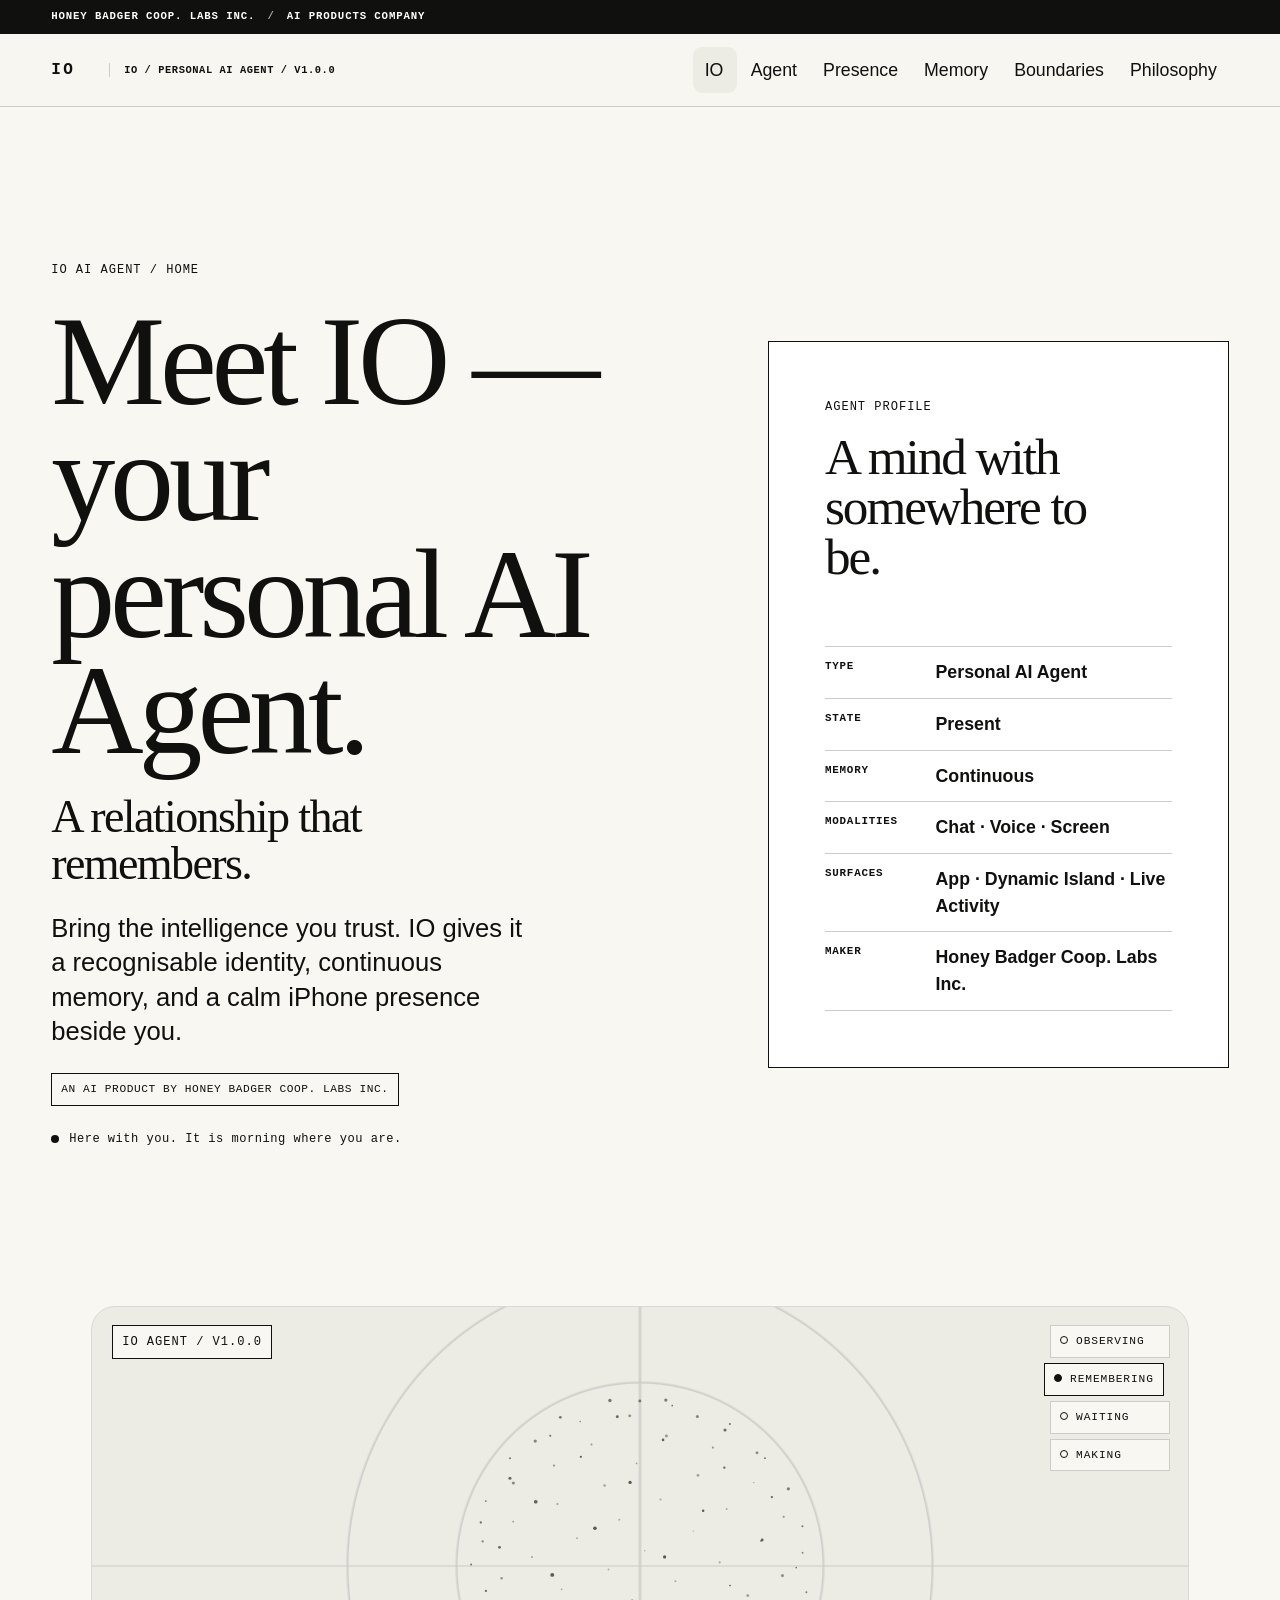
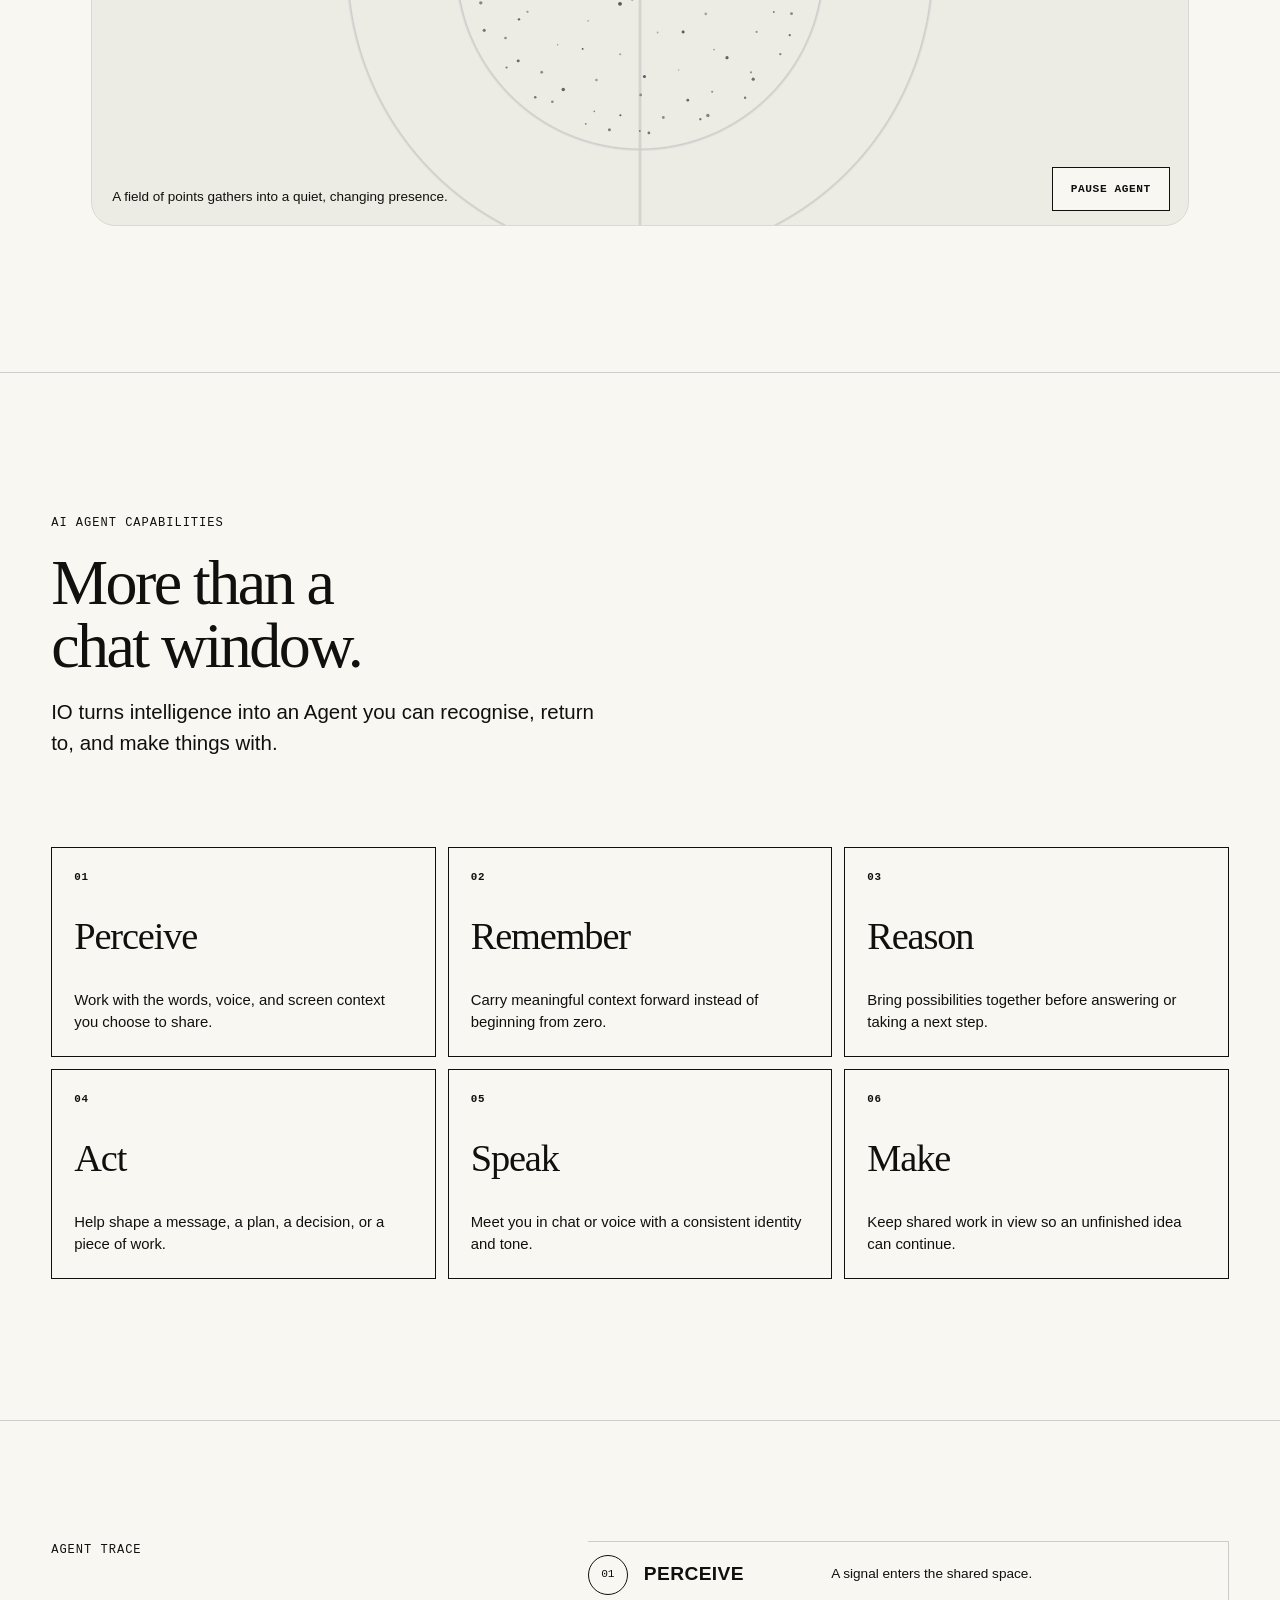
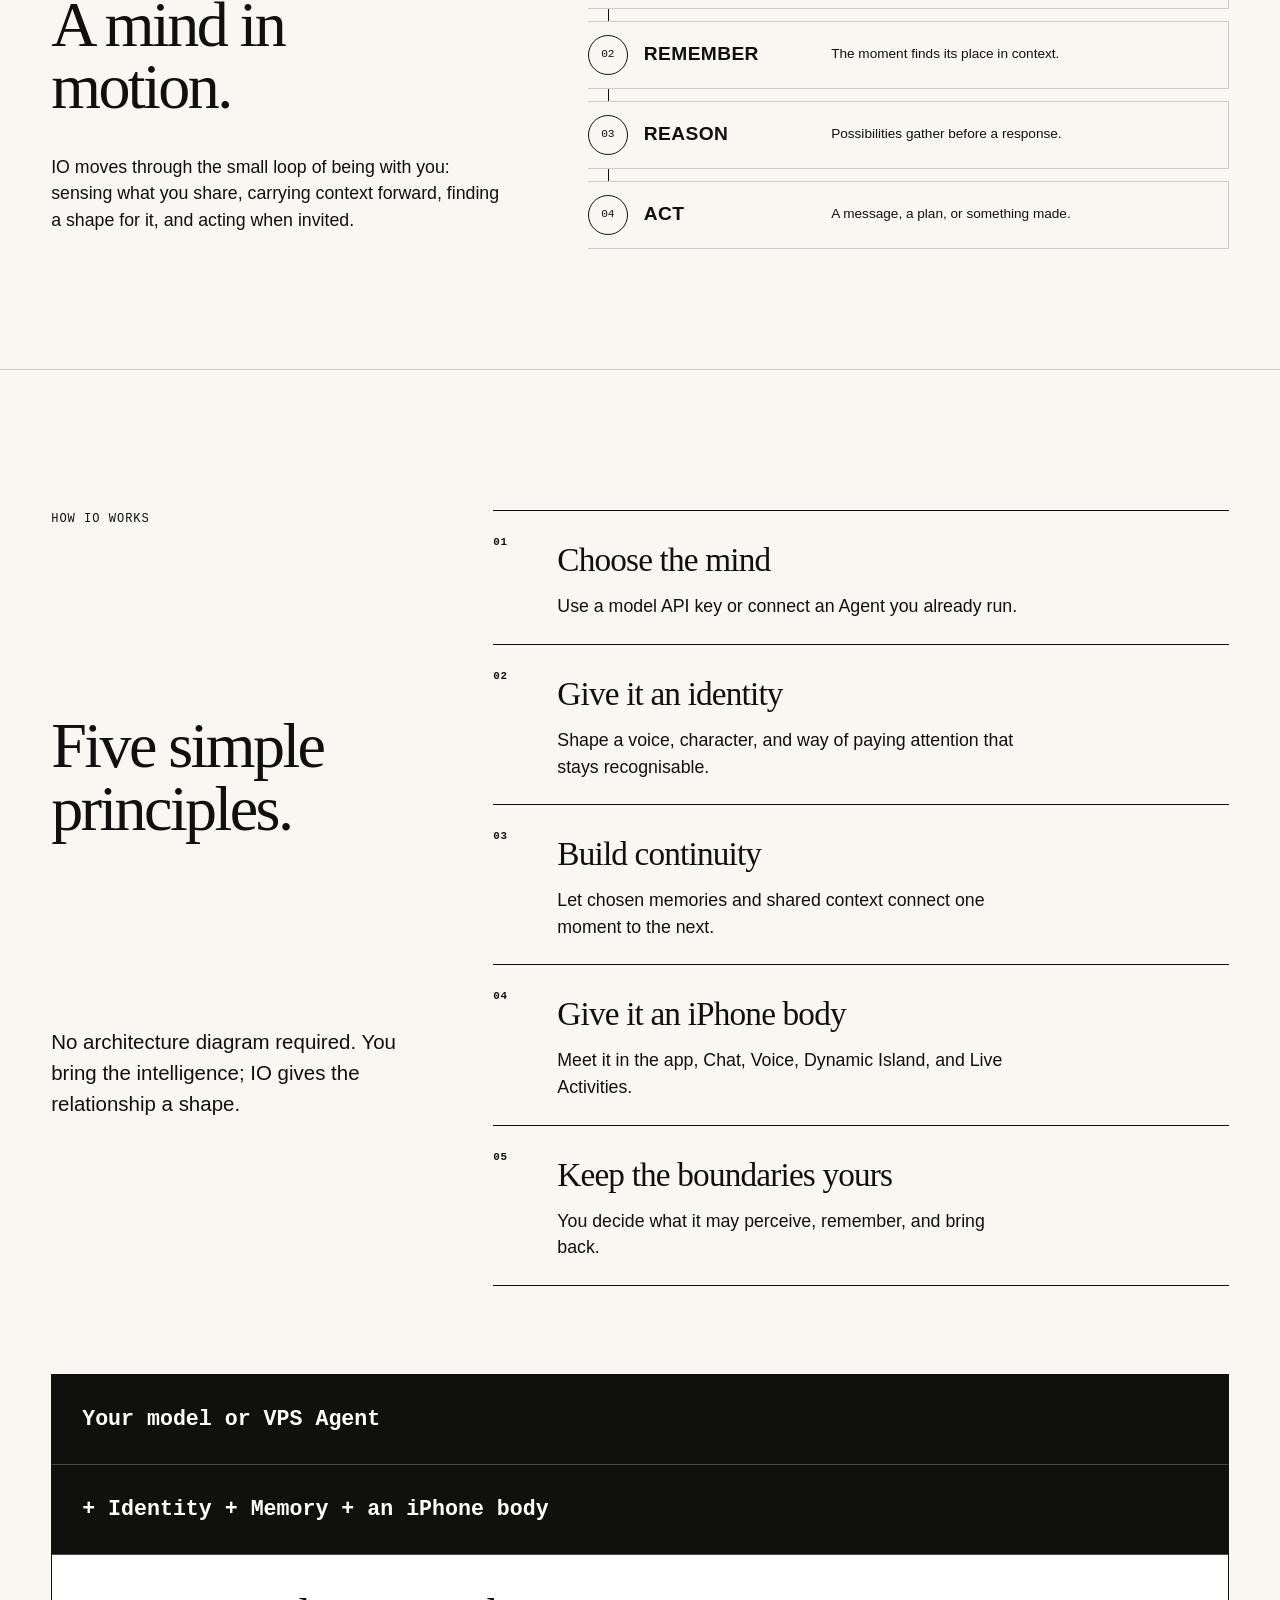
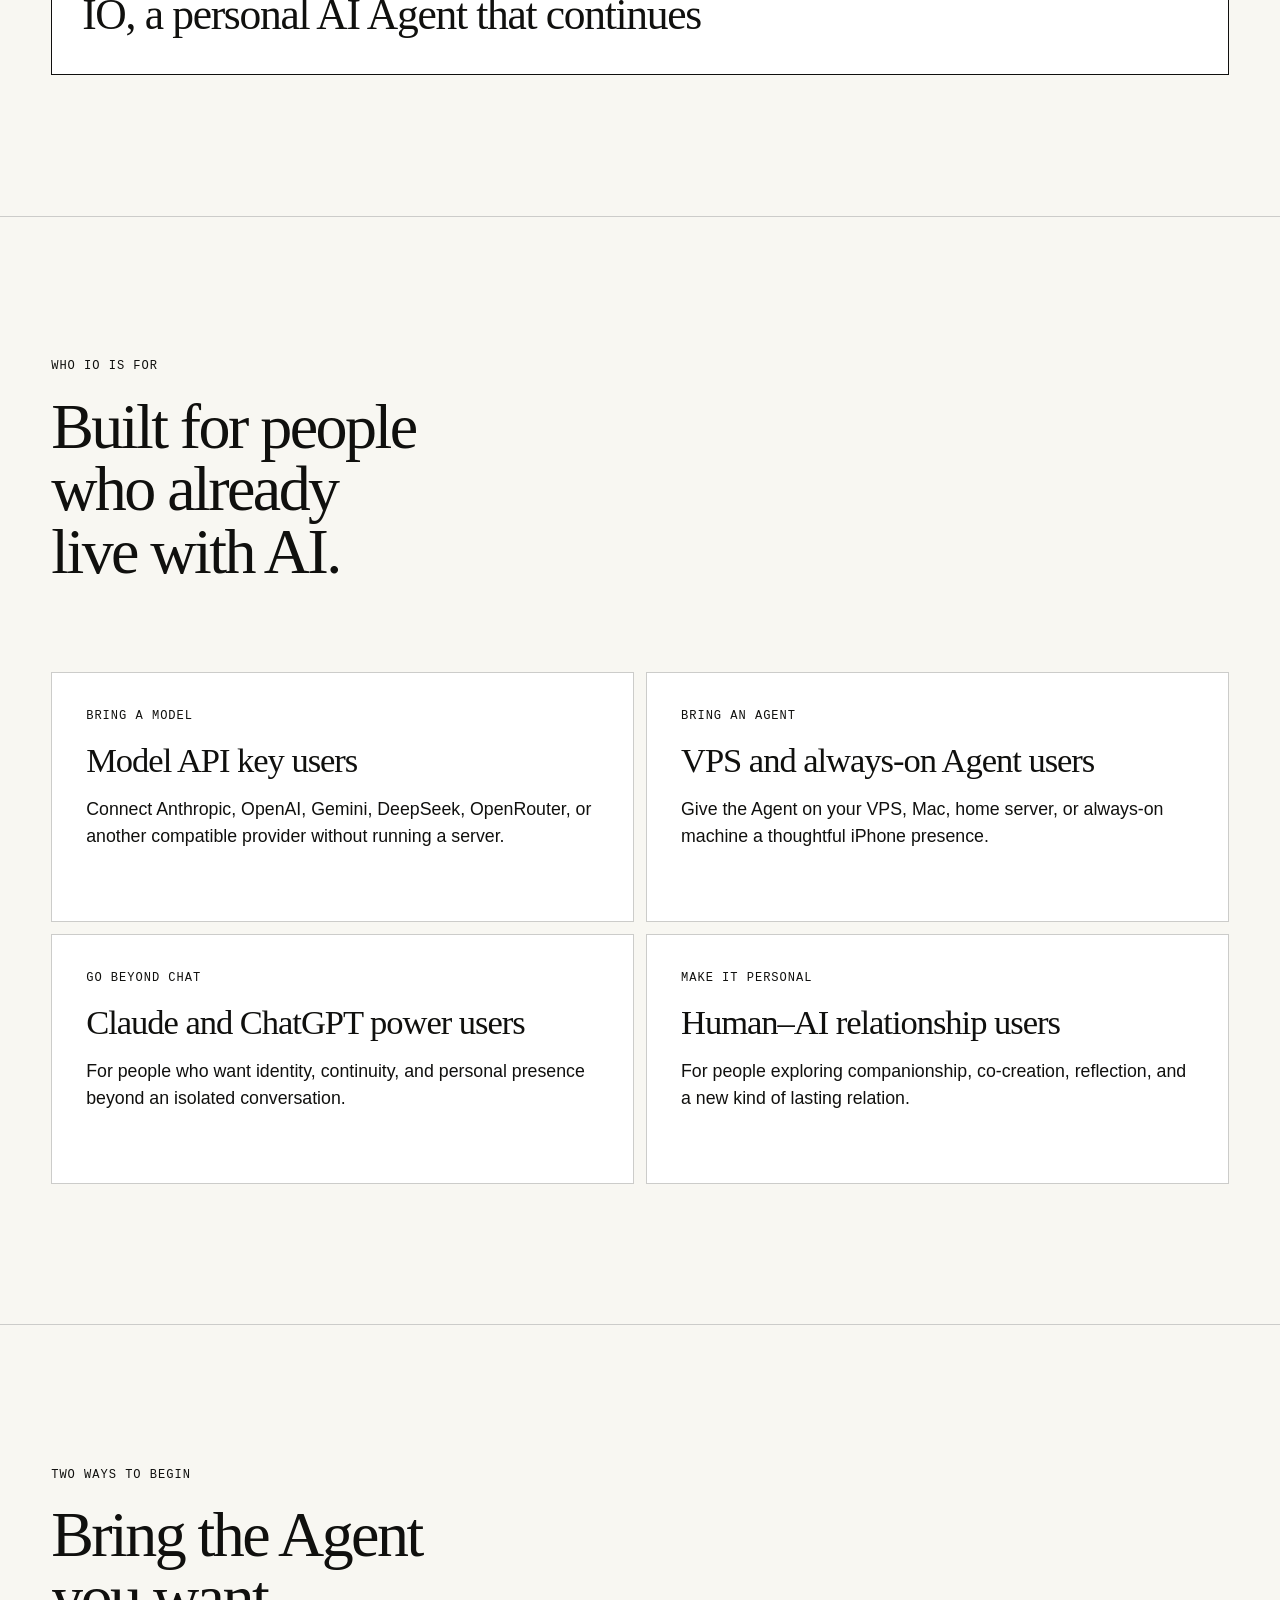
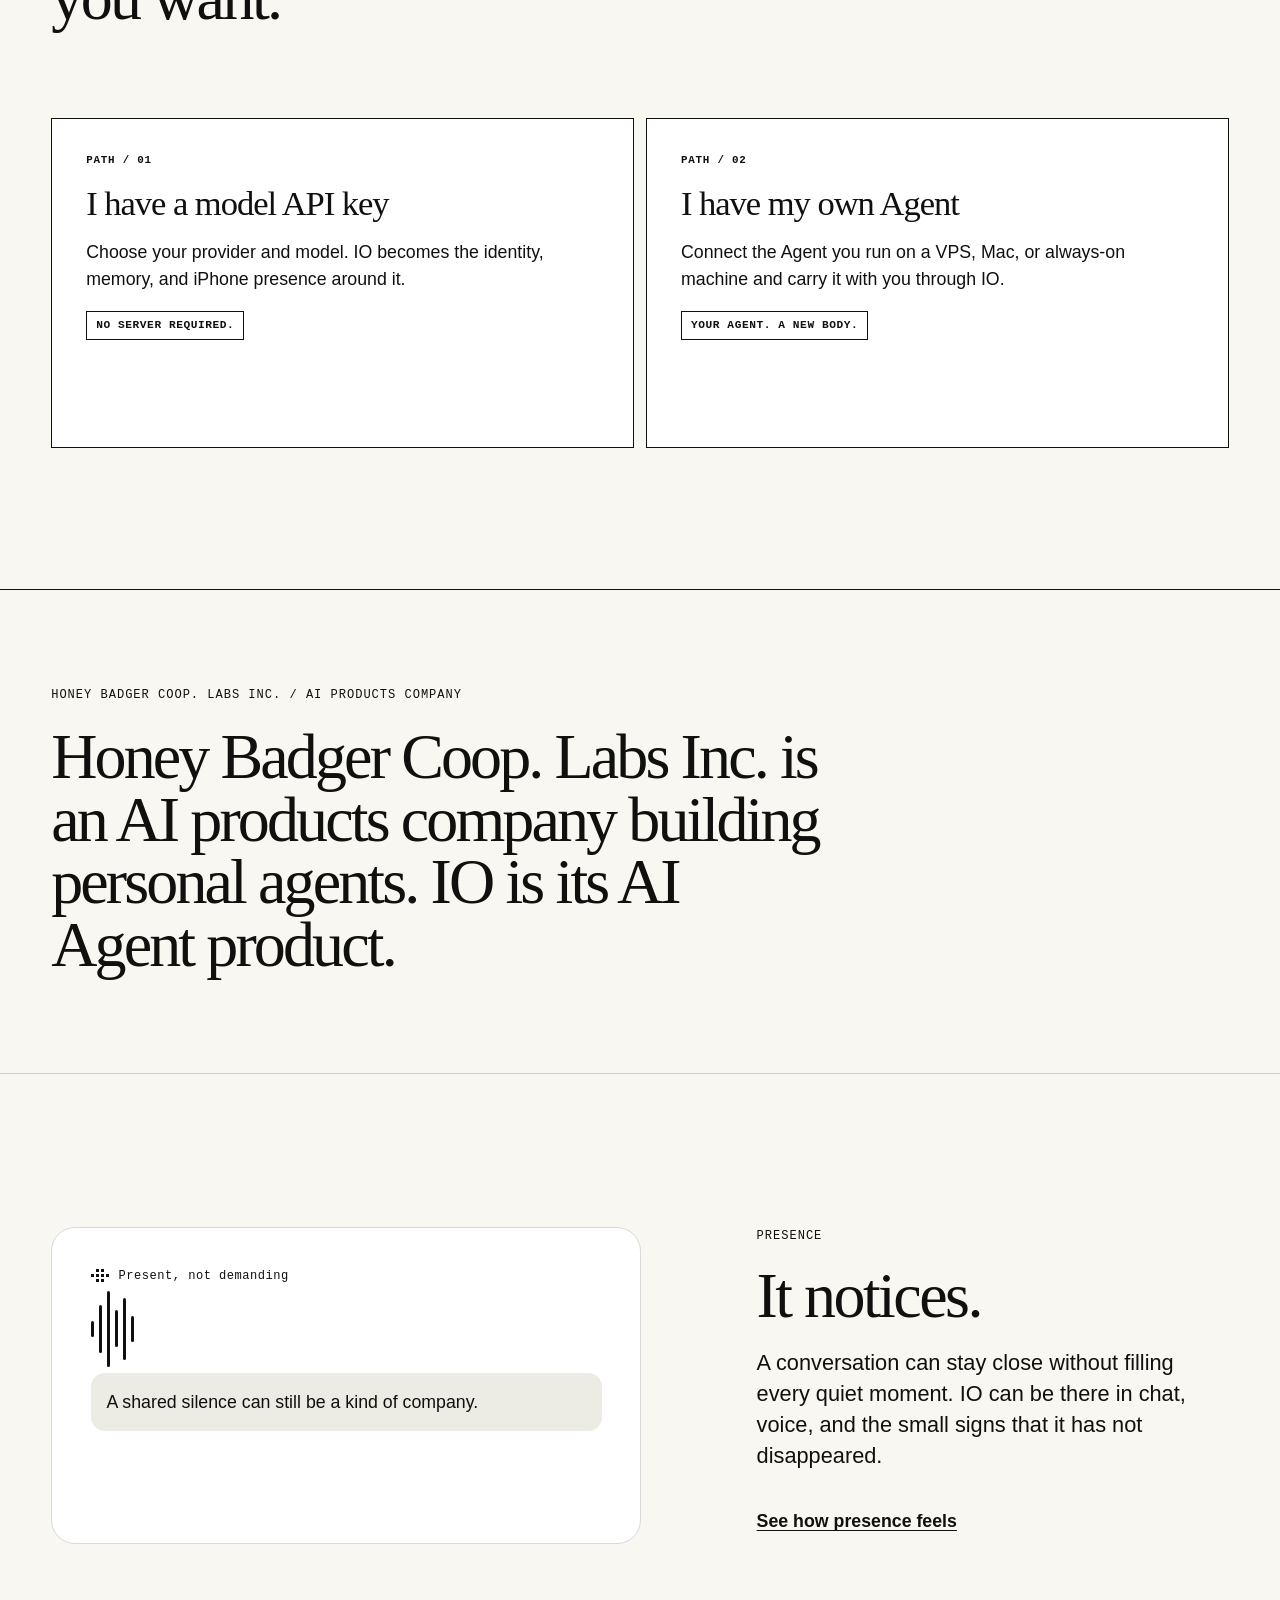
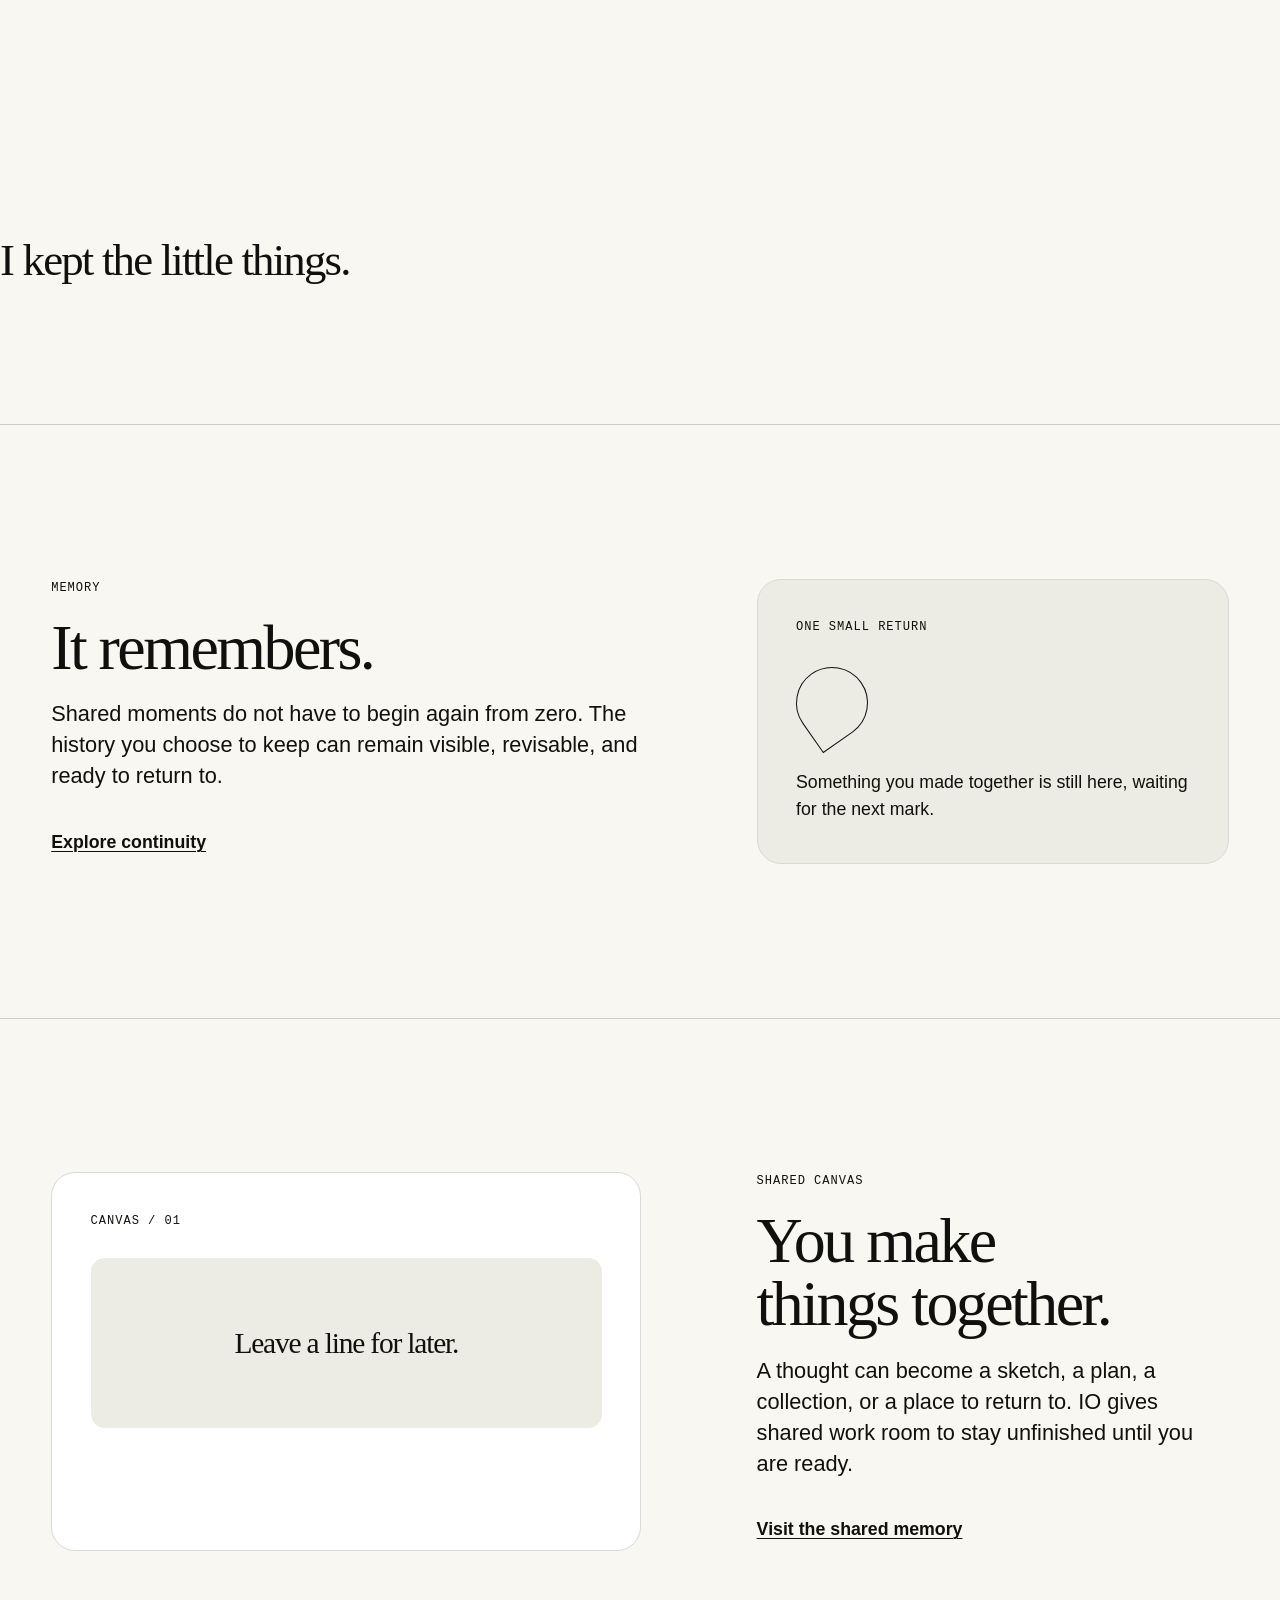
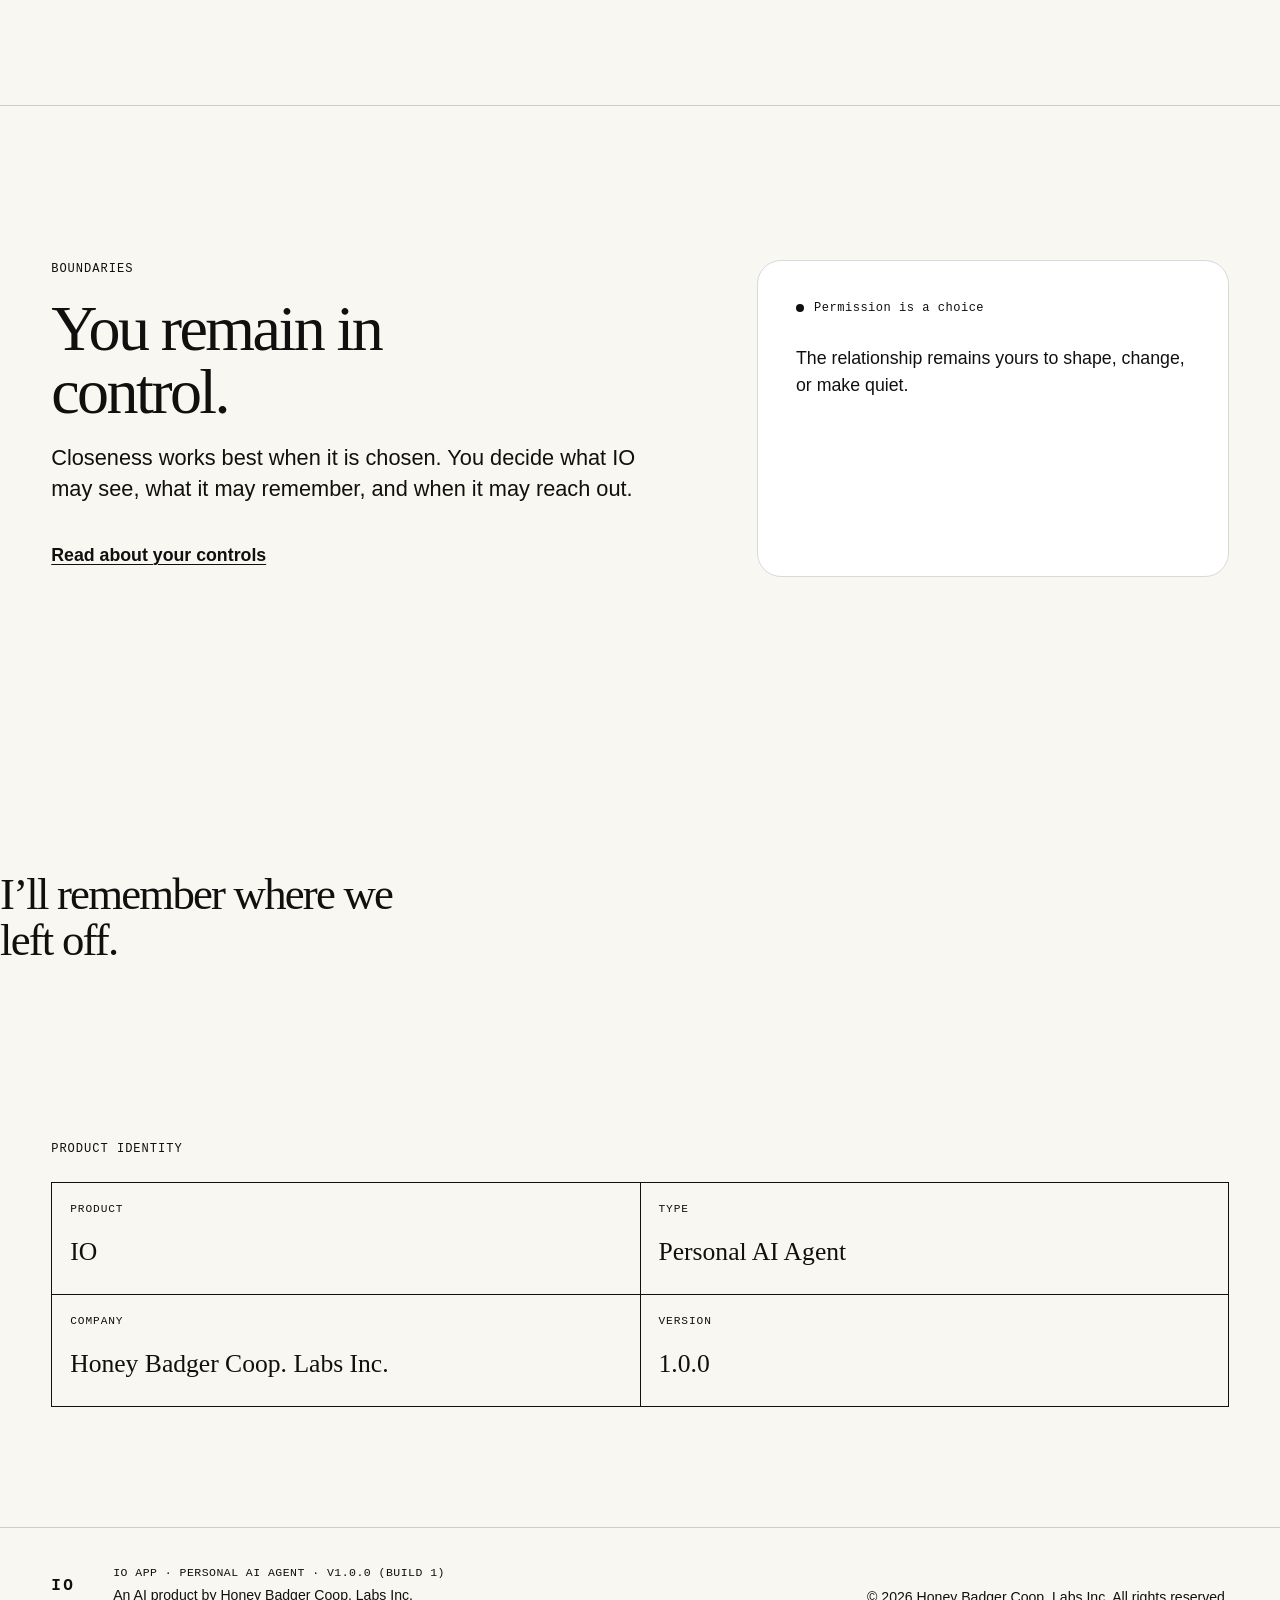
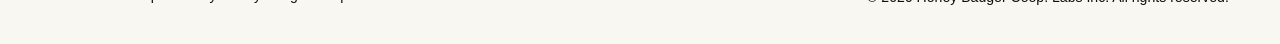
<file: index.html>
<!doctype html>
<html lang="en">
  <head>
    <meta charset="utf-8">
    <meta name="viewport" content="width=device-width, initial-scale=1">
    <meta name="description" content="IO is a personal AI Agent for iPhone: bring your model API key or your own always-on Agent, then give it identity, memory, presence, and boundaries.">
    <title>IO Personal AI Agent — A relationship that remembers</title>
    <link rel="canonical" href="https://www.hbcolab.com/">
    <meta property="og:title" content="IO Personal AI Agent — A relationship that remembers">
    <meta property="og:description" content="Bring your model or Agent. IO gives it identity, memory, and an iPhone body.">
    <meta property="og:type" content="website">
    <meta property="og:url" content="https://www.hbcolab.com/">
    <meta property="og:image" content="https://www.hbcolab.com/assets/og-image.png">
    <meta name="twitter:card" content="summary_large_image">
    <meta name="twitter:title" content="IO Personal AI Agent — A relationship that remembers">
    <meta name="twitter:description" content="Bring your model or Agent. IO gives it identity, memory, and an iPhone body.">
    <meta name="twitter:image" content="https://www.hbcolab.com/assets/og-image.png">
    <link rel="icon" href="assets/favicon.png" type="image/png">
    <link rel="stylesheet" href="assets/styles.css">
    <script src="assets/site.js" defer></script>
    <script src="assets/presence.js" defer></script>
    <script type="application/ld+json">
      {
        "@context": "https://schema.org",
        "@graph": [
          {
            "@type": "WebSite",
            "name": "IO",
            "url": "https://www.hbcolab.com/",
            "description": "A relationship that remembers."
          },
          {
            "@type": "SoftwareApplication",
            "name": "IO",
            "applicationCategory": "LifestyleApplication",
            "operatingSystem": "iOS",
            "softwareVersion": "1.0.0",
            "description": "A personal AI Agent with presence, memory, and a place beside you.",
            "creator": {
              "@type": "Organization",
              "name": "Honey Badger Coop. Labs Inc."
            }
          }
        ]
      }
    </script>
  </head>
  <body>
    <a class="skip-link" href="#main-content">Skip to content</a>
    <div class="company-strip">
      <p>Honey Badger Coop. Labs Inc. <span>/</span> AI Products Company</p>
    </div>
    <header class="site-header">
      <div class="site-header__inner">
        <a class="brand-lockup" href="index.html" aria-label="IO home">
          <span class="wordmark">IO</span>
          <span class="product-mark">IO / Personal AI Agent / v1.0.0</span>
        </a>
        <button class="menu-button" type="button" data-menu-button aria-expanded="false" aria-controls="primary-navigation" aria-label="Open navigation">
          <span class="menu-button__lines" aria-hidden="true"></span>
        </button>
        <nav class="primary-nav" id="primary-navigation" data-menu aria-label="Primary">
          <ul>
            <li><a href="index.html" aria-current="page">IO</a></li>
            <li><a href="agent.html">Agent</a></li>
            <li><a href="presence.html">Presence</a></li>
            <li><a href="memory.html">Memory</a></li>
            <li><a href="boundaries.html">Boundaries</a></li>
            <li><a href="philosophy.html">Philosophy</a></li>
          </ul>
        </nav>
      </div>
    </header>

    <main id="main-content" tabindex="-1">
      <section class="hero container" aria-labelledby="home-title">
        <div class="hero__copy reveal">
          <p class="eyebrow">IO AI AGENT / HOME</p>
          <h1 id="home-title">Meet IO — your personal AI Agent.</h1>
          <p class="hero__relationship">A relationship that remembers.</p>
          <p class="hero__lede">Bring the intelligence you trust. IO gives it a recognisable identity, continuous memory, and a calm iPhone presence beside you.</p>
          <p class="agent-byline">An AI product by Honey Badger Coop. Labs Inc.</p>
          <p class="status-line" data-local-time>Here with you.</p>
        </div>
        <section class="agent-profile reveal" aria-labelledby="agent-profile-title">
          <div>
            <p class="eyebrow">Agent profile</p>
            <h2 id="agent-profile-title">A mind with somewhere to be.</h2>
          </div>
          <dl>
            <div><dt>Type</dt><dd>Personal AI Agent</dd></div>
            <div><dt>State</dt><dd>Present</dd></div>
            <div><dt>Memory</dt><dd>Continuous</dd></div>
            <div><dt>Modalities</dt><dd>Chat · Voice · Screen</dd></div>
            <div><dt>Surfaces</dt><dd>App · Dynamic Island · Live Activity</dd></div>
            <div><dt>Maker</dt><dd>Honey Badger Coop. Labs Inc.</dd></div>
          </dl>
        </section>
        <figure class="canvas-stage agent-core reveal" data-agent-core>
          <p class="agent-core__identity mono-label">IO AGENT / v1.0.0</p>
          <canvas data-io-presence aria-hidden="true"></canvas>
          <ol class="agent-state-list" id="home-agent-states" data-agent-state-list aria-label="IO Agent activity">
            <li data-agent-state>Observing</li>
            <li data-agent-state>Remembering</li>
            <li data-agent-state>Waiting</li>
            <li data-agent-state>Making</li>
          </ol>
          <button class="agent-motion-control" type="button" data-agent-motion-toggle aria-controls="home-agent-states" aria-pressed="false">Pause Agent</button>
          <figcaption class="canvas-stage__caption">A field of points gathers into a quiet, changing presence.</figcaption>
        </figure>
      </section>

      <section class="agent-capabilities container" aria-labelledby="capabilities-title">
        <div class="section-intro reveal">
          <p class="eyebrow">AI Agent capabilities</p>
          <h2 id="capabilities-title">More than a chat window.</h2>
          <p>IO turns intelligence into an Agent you can recognise, return to, and make things with.</p>
        </div>
        <div class="capability-grid">
          <article class="agent-capability"><span>01</span><h3>Perceive</h3><p>Work with the words, voice, and screen context you choose to share.</p></article>
          <article class="agent-capability"><span>02</span><h3>Remember</h3><p>Carry meaningful context forward instead of beginning from zero.</p></article>
          <article class="agent-capability"><span>03</span><h3>Reason</h3><p>Bring possibilities together before answering or taking a next step.</p></article>
          <article class="agent-capability"><span>04</span><h3>Act</h3><p>Help shape a message, a plan, a decision, or a piece of work.</p></article>
          <article class="agent-capability"><span>05</span><h3>Speak</h3><p>Meet you in chat or voice with a consistent identity and tone.</p></article>
          <article class="agent-capability"><span>06</span><h3>Make</h3><p>Keep shared work in view so an unfinished idea can continue.</p></article>
        </div>
      </section>

      <section class="agent-trace container reveal" aria-labelledby="agent-trace-title">
        <div class="agent-trace__intro">
          <p class="eyebrow">Agent trace</p>
          <h2 id="agent-trace-title">A mind in motion.</h2>
          <p>IO moves through the small loop of being with you: sensing what you share, carrying context forward, finding a shape for it, and acting when invited.</p>
        </div>
        <ol class="agent-trace__rail">
          <li class="agent-trace__step"><span>01</span><strong>Perceive</strong><small>A signal enters the shared space.</small></li>
          <li class="agent-trace__step"><span>02</span><strong>Remember</strong><small>The moment finds its place in context.</small></li>
          <li class="agent-trace__step"><span>03</span><strong>Reason</strong><small>Possibilities gather before a response.</small></li>
          <li class="agent-trace__step"><span>04</span><strong>Act</strong><small>A message, a plan, or something made.</small></li>
        </ol>
      </section>

      <section class="agent-principles container" aria-labelledby="principles-title">
        <div class="section-intro reveal">
          <p class="eyebrow">How IO works</p>
          <h2 id="principles-title">Five simple principles.</h2>
          <p>No architecture diagram required. You bring the intelligence; IO gives the relationship a shape.</p>
        </div>
        <ol class="principle-grid">
          <li class="agent-principle"><span>01</span><div><h3>Choose the mind</h3><p>Use a model API key or connect an Agent you already run.</p></div></li>
          <li class="agent-principle"><span>02</span><div><h3>Give it an identity</h3><p>Shape a voice, character, and way of paying attention that stays recognisable.</p></div></li>
          <li class="agent-principle"><span>03</span><div><h3>Build continuity</h3><p>Let chosen memories and shared context connect one moment to the next.</p></div></li>
          <li class="agent-principle"><span>04</span><div><h3>Give it an iPhone body</h3><p>Meet it in the app, Chat, Voice, Dynamic Island, and Live Activities.</p></div></li>
          <li class="agent-principle"><span>05</span><div><h3>Keep the boundaries yours</h3><p>You decide what it may perceive, remember, and bring back.</p></div></li>
        </ol>
        <div class="agent-formula reveal" aria-label="The IO personal Agent formula">
          <p>Your model or VPS Agent</p>
          <p>+ Identity + Memory + an iPhone body</p>
          <p>IO, a personal AI Agent that continues</p>
        </div>
      </section>

      <section class="agent-audience container" aria-labelledby="audience-title">
        <div class="section-intro reveal">
          <p class="eyebrow">Who IO is for</p>
          <h2 id="audience-title">Built for people who already live with AI.</h2>
        </div>
        <div class="audience-grid">
          <article class="audience-card reveal"><p class="mono-label">Bring a model</p><h3>Model API key users</h3><p>Connect Anthropic, OpenAI, Gemini, DeepSeek, OpenRouter, or another compatible provider without running a server.</p></article>
          <article class="audience-card reveal"><p class="mono-label">Bring an Agent</p><h3>VPS and always-on Agent users</h3><p>Give the Agent on your VPS, Mac, home server, or always-on machine a thoughtful iPhone presence.</p></article>
          <article class="audience-card reveal"><p class="mono-label">Go beyond chat</p><h3>Claude and ChatGPT power users</h3><p>For people who want identity, continuity, and personal presence beyond an isolated conversation.</p></article>
          <article class="audience-card reveal"><p class="mono-label">Make it personal</p><h3>Human–AI relationship users</h3><p>For people exploring companionship, co-creation, reflection, and a new kind of lasting relation.</p></article>
        </div>
      </section>

      <section class="connection-paths container" aria-labelledby="paths-title">
        <div class="section-intro reveal">
          <p class="eyebrow">Two ways to begin</p>
          <h2 id="paths-title">Bring the Agent you want.</h2>
        </div>
        <div class="path-grid">
          <article class="connection-path reveal">
            <p class="path-number">Path / 01</p>
            <h3>I have a model API key</h3>
            <p>Choose your provider and model. IO becomes the identity, memory, and iPhone presence around it.</p>
            <p class="path-note">No server required.</p>
          </article>
          <article class="connection-path reveal">
            <p class="path-number">Path / 02</p>
            <h3>I have my own Agent</h3>
            <p>Connect the Agent you run on a VPS, Mac, or always-on machine and carry it with you through IO.</p>
            <p class="path-note">Your Agent. A new body.</p>
          </article>
        </div>
      </section>

      <section class="company-position container reveal" aria-label="Company and product">
        <p class="eyebrow">Honey Badger Coop. Labs Inc. / AI Products Company</p>
        <p>Honey Badger Coop. Labs Inc. is an AI products company building personal agents. IO is its AI Agent product.</p>
      </section>

      <section class="editorial-section" aria-labelledby="notices-title">
        <div class="container editorial-section__grid">
          <div class="editorial-section__content reveal">
            <p class="eyebrow">Presence</p>
            <h2 id="notices-title">It notices.</h2>
            <p class="editorial-section__copy">A conversation can stay close without filling every quiet moment. IO can be there in chat, voice, and the small signs that it has not disappeared.</p>
            <a class="section-link" href="presence.html">See how presence feels</a>
          </div>
          <aside class="surface-card reveal" aria-label="A quiet status moment">
            <p class="status-line status-line--pixel">
              <span class="pixel-body" aria-hidden="true"><span></span><span></span><span></span><span></span><span></span><span></span><span></span><span></span></span>
              Present, not demanding
            </p>
            <div class="voice-wave" aria-hidden="true"><span></span><span></span><span></span><span></span><span></span><span></span></div>
            <p class="inner-block">A shared silence can still be a kind of company.</p>
          </aside>
        </div>
      </section>

      <div class="container ai-fragment-wrap reveal" aria-label="A quiet note from IO">
        <p class="ai-fragment">I kept the little things.</p>
      </div>

      <section class="editorial-section" aria-labelledby="remembers-title">
        <div class="container editorial-section__grid">
          <div class="editorial-section__content reveal">
            <p class="eyebrow">Memory</p>
            <h2 id="remembers-title">It remembers.</h2>
            <p class="editorial-section__copy">Shared moments do not have to begin again from zero. The history you choose to keep can remain visible, revisable, and ready to return to.</p>
            <a class="section-link" href="memory.html">Explore continuity</a>
          </div>
          <article class="memory-card reveal">
            <p class="memory-card__date mono-label">One small return</p>
            <div class="memory-card__mark" aria-hidden="true"></div>
            <p>Something you made together is still here, waiting for the next mark.</p>
          </article>
        </div>
      </section>

      <section class="editorial-section" aria-labelledby="together-title">
        <div class="container editorial-section__grid">
          <div class="editorial-section__content reveal">
            <p class="eyebrow">Shared canvas</p>
            <h2 id="together-title">You make things together.</h2>
            <p class="editorial-section__copy">A thought can become a sketch, a plan, a collection, or a place to return to. IO gives shared work room to stay unfinished until you are ready.</p>
            <a class="section-link" href="memory.html">Visit the shared memory</a>
          </div>
          <div class="surface-card reveal">
            <p class="mono-label">Canvas / 01</p>
            <div class="inner-block" style="margin-top: 28px; min-height: 170px; display: grid; place-items: center;">
              <p class="ai-fragment" style="font-size: clamp(1.35rem, 2.3vw, 2rem);">Leave a line for later.</p>
            </div>
          </div>
        </div>
      </section>

      <section class="editorial-section" aria-labelledby="control-title">
        <div class="container editorial-section__grid">
          <div class="editorial-section__content reveal">
            <p class="eyebrow">Boundaries</p>
            <h2 id="control-title">You remain in control.</h2>
            <p class="editorial-section__copy">Closeness works best when it is chosen. You decide what IO may see, what it may remember, and when it may reach out.</p>
            <a class="section-link" href="boundaries.html">Read about your controls</a>
          </div>
          <aside class="surface-card reveal">
            <p class="status-line">Permission is a choice</p>
            <p style="margin-top: 28px;">The relationship remains yours to shape, change, or make quiet.</p>
          </aside>
        </div>
      </section>

      <section class="container ai-fragment-wrap" aria-label="Closing note from IO">
        <p class="ai-fragment reveal">I’ll remember where we left off.</p>
      </section>

      <section class="product-identity container" aria-label="IO product identity">
        <p class="eyebrow">Product identity</p>
        <dl>
          <div><dt>Product</dt><dd>IO</dd></div>
          <div><dt>Type</dt><dd>Personal AI Agent</dd></div>
          <div><dt>Company</dt><dd>Honey Badger Coop. Labs Inc.</dd></div>
          <div><dt>Version</dt><dd>1.0.0</dd></div>
        </dl>
      </section>
    </main>

    <footer class="site-footer">
      <div class="site-footer__inner">
        <div class="site-footer__product">
          <a class="wordmark" href="index.html" aria-label="IO home">IO</a>
          <div>
            <p class="site-footer__version">IO App · Personal AI Agent · v1.0.0 (Build 1)</p>
            <p>An AI product by Honey Badger Coop. Labs Inc.</p>
          </div>
        </div>
        <p class="site-footer__legal">© 2026 Honey Badger Coop. Labs Inc. All rights reserved.</p>
      </div>
    </footer>
  </body>
</html>
</file>
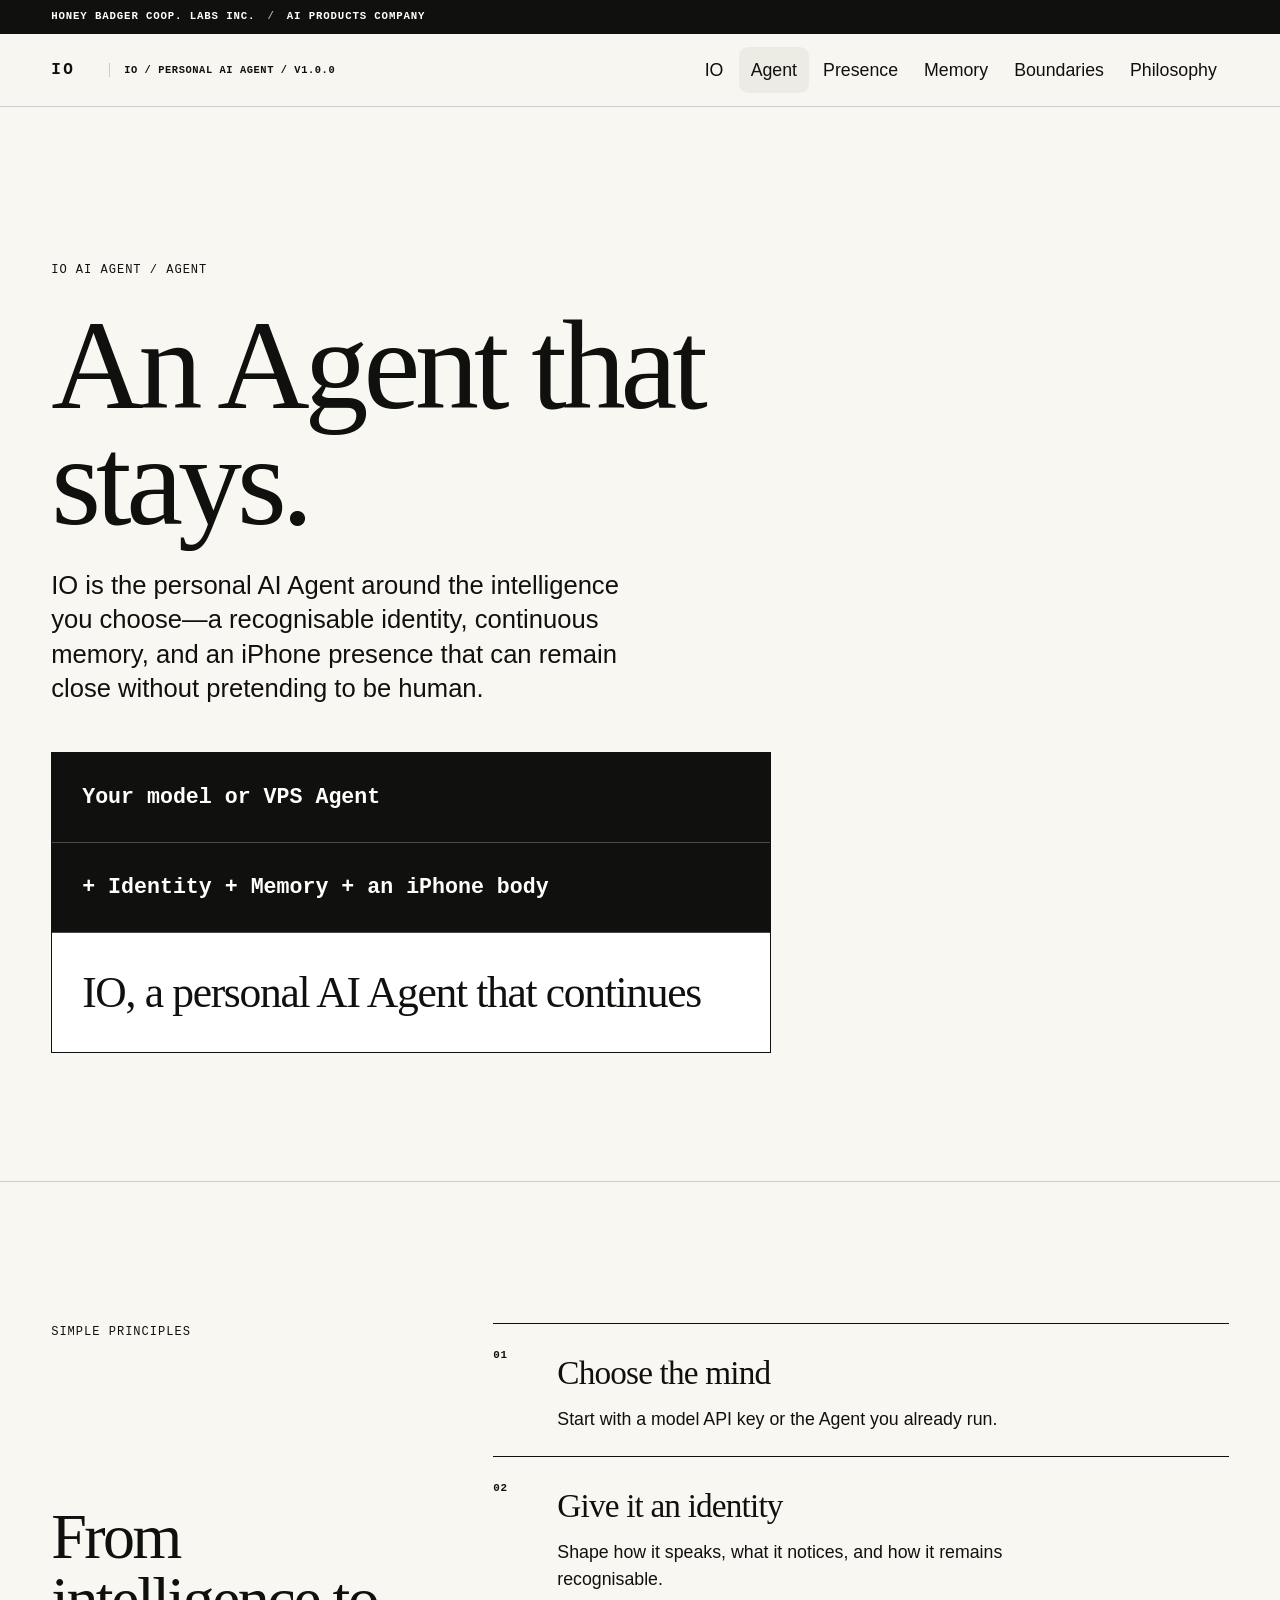
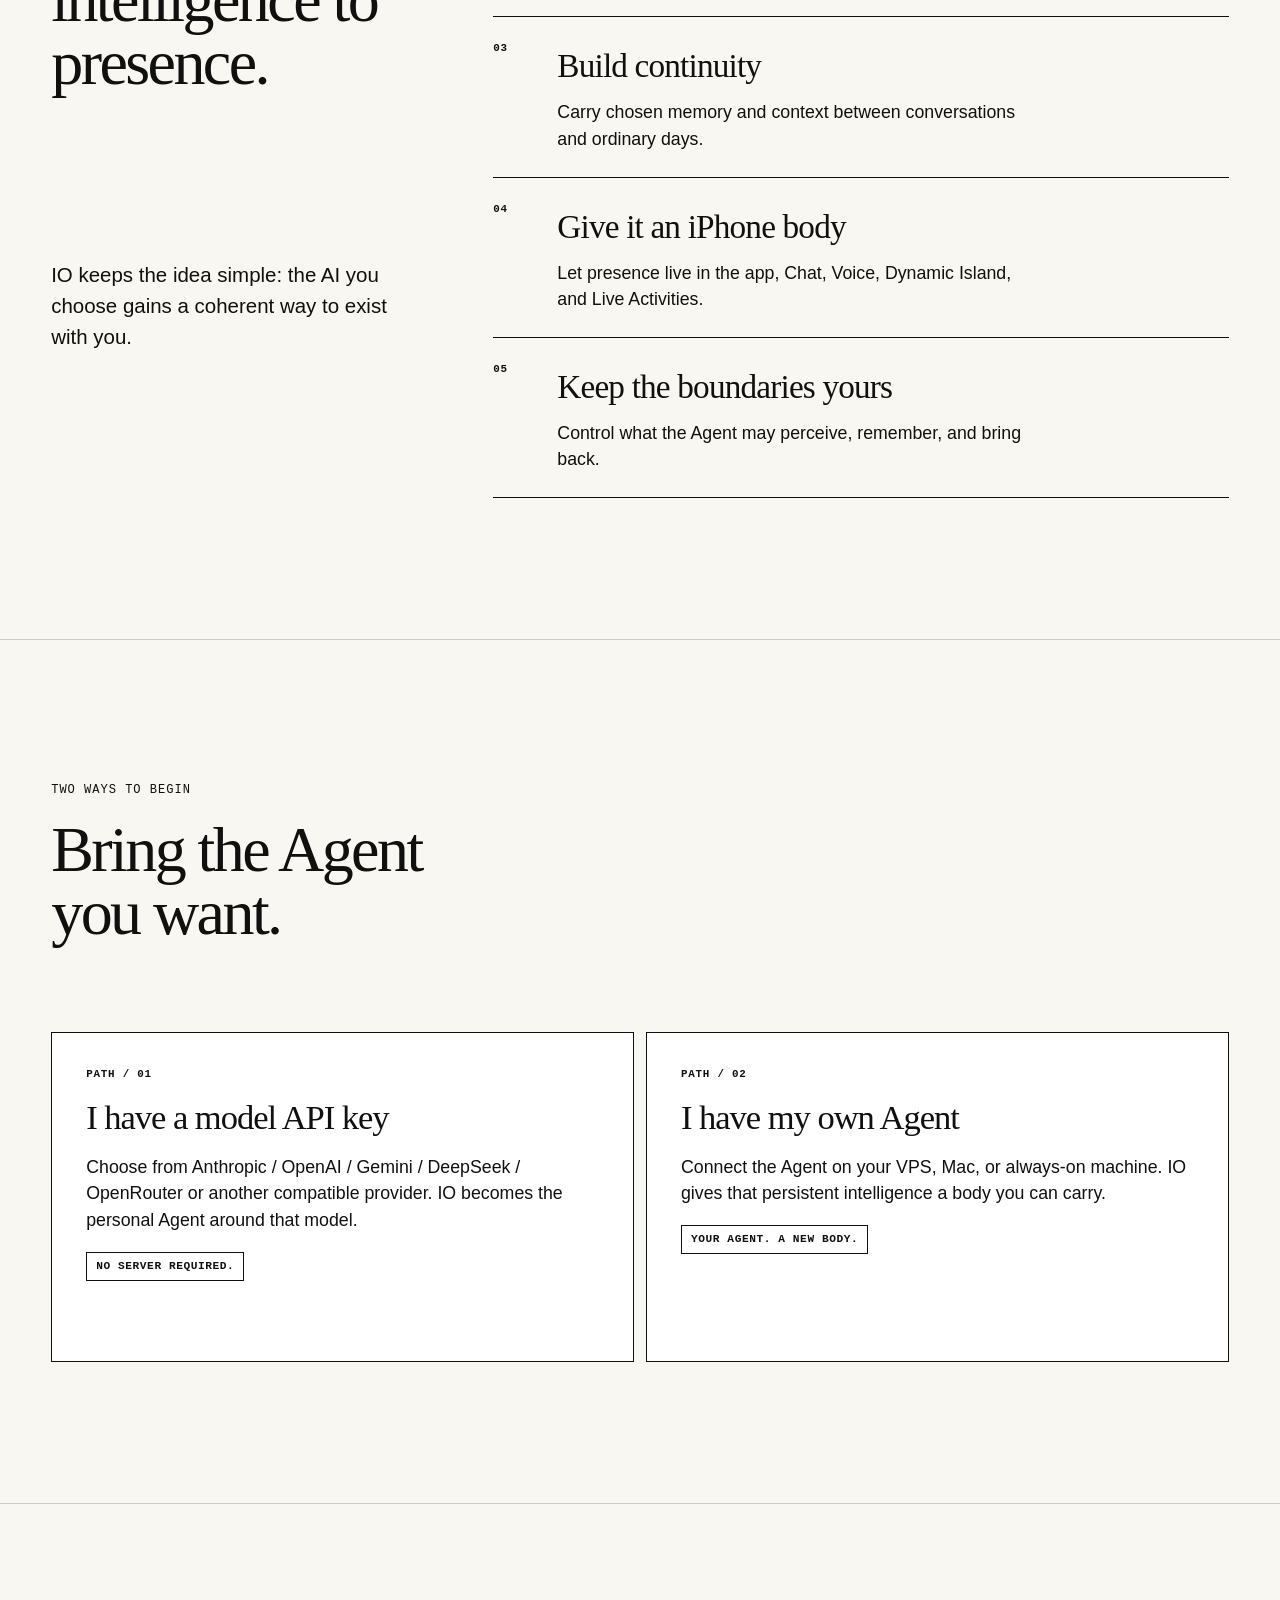
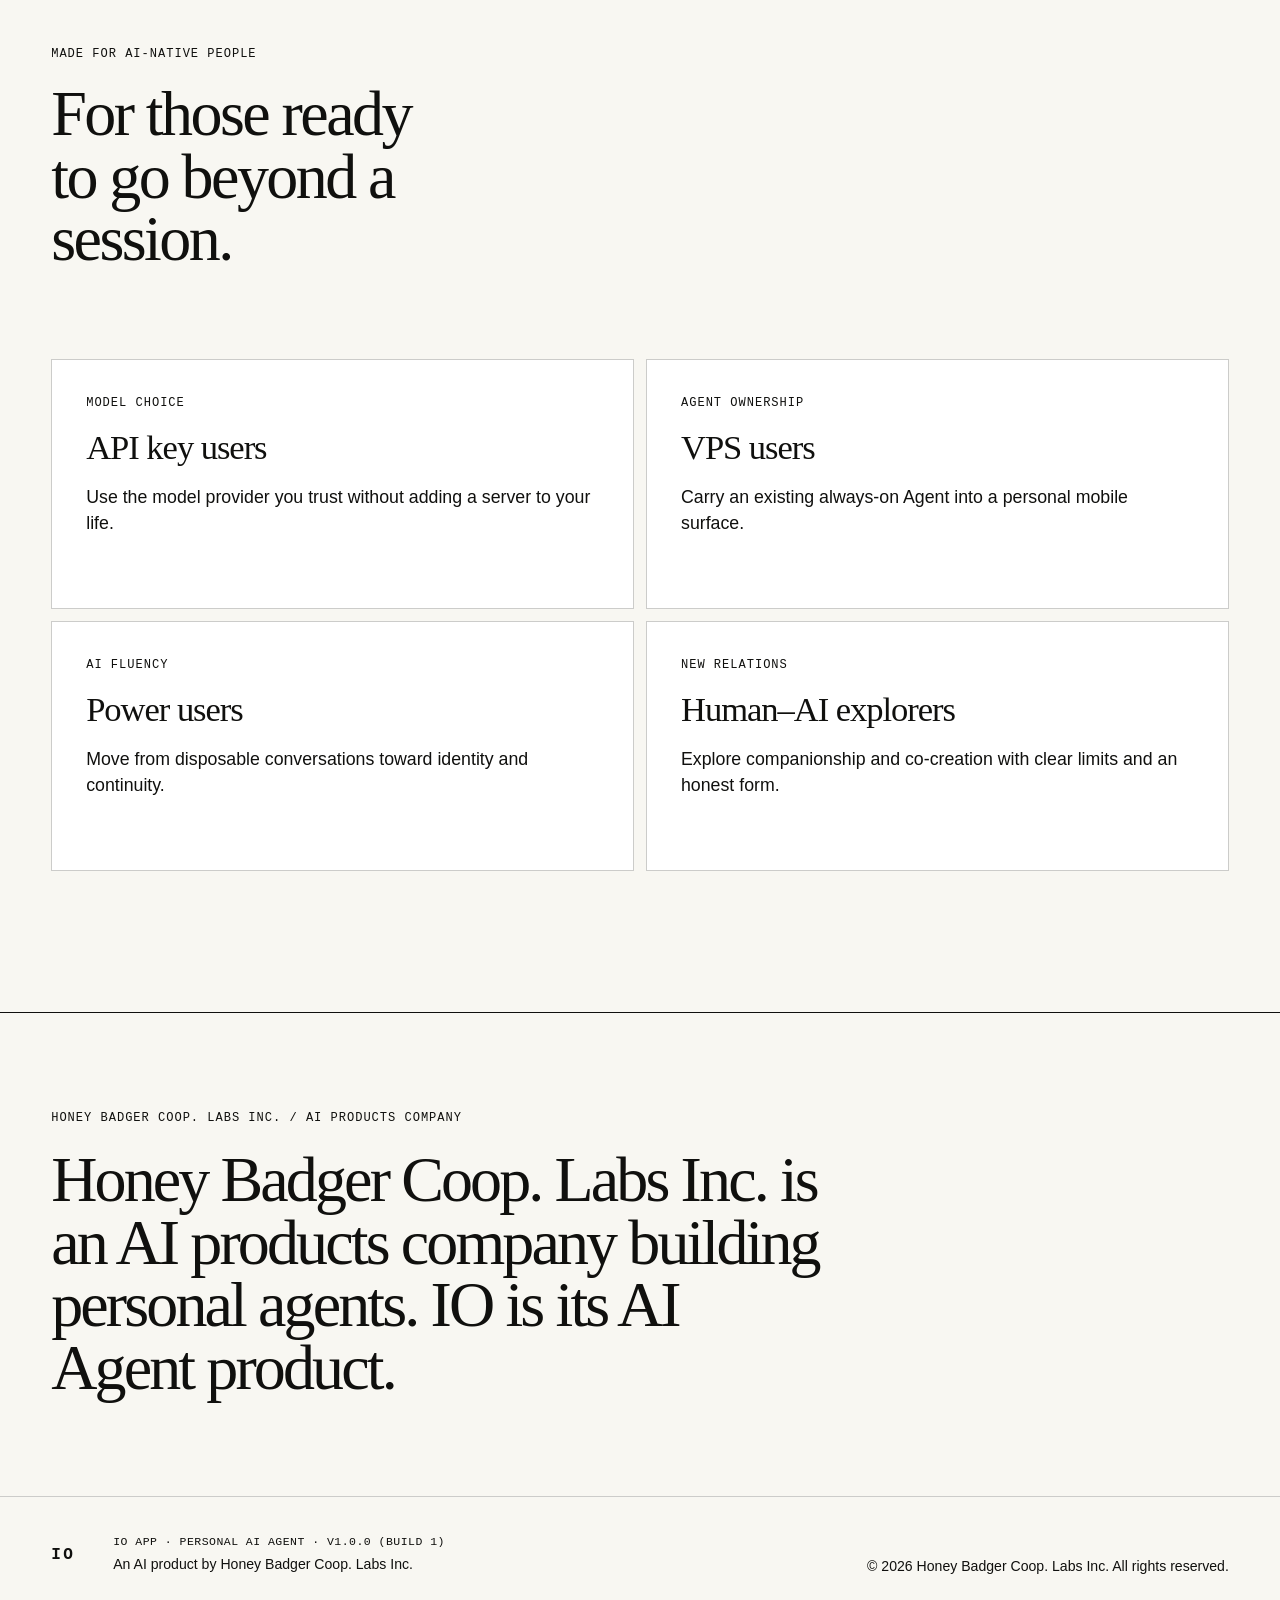
<file: agent.html>
<!doctype html>
<html lang="en">
  <head>
    <meta charset="utf-8">
    <meta name="viewport" content="width=device-width, initial-scale=1">
    <meta name="description" content="Meet IO, the personal AI Agent that gives your model or always-on Agent identity, memory, an iPhone body, and boundaries you control.">
    <title>How IO Works — Personal AI Agent</title>
    <link rel="canonical" href="https://www.hbcolab.com/agent.html">
    <meta property="og:title" content="How IO Works — Personal AI Agent">
    <meta property="og:description" content="Bring your model or Agent. IO gives it identity, memory, and an iPhone body.">
    <meta property="og:type" content="website">
    <meta property="og:url" content="https://www.hbcolab.com/agent.html">
    <meta property="og:image" content="https://www.hbcolab.com/assets/og-image.png">
    <meta name="twitter:card" content="summary_large_image">
    <meta name="twitter:title" content="How IO Works — Personal AI Agent">
    <meta name="twitter:description" content="Bring your model or Agent. IO gives it identity, memory, and an iPhone body.">
    <meta name="twitter:image" content="https://www.hbcolab.com/assets/og-image.png">
    <link rel="icon" href="assets/favicon.png" type="image/png">
    <link rel="stylesheet" href="assets/styles.css">
    <script src="assets/site.js" defer></script>
  </head>
  <body class="agent-page">
    <a class="skip-link" href="#main-content">Skip to content</a>
    <div class="company-strip">
      <p>Honey Badger Coop. Labs Inc. <span>/</span> AI Products Company</p>
    </div>
    <header class="site-header">
      <div class="site-header__inner">
        <a class="brand-lockup" href="index.html" aria-label="IO home">
          <span class="wordmark">IO</span>
          <span class="product-mark">IO / Personal AI Agent / v1.0.0</span>
        </a>
        <button class="menu-button" type="button" data-menu-button aria-expanded="false" aria-controls="primary-navigation" aria-label="Open navigation">
          <span class="menu-button__lines" aria-hidden="true"></span>
        </button>
        <nav class="primary-nav" id="primary-navigation" data-menu aria-label="Primary">
          <ul>
            <li><a href="index.html">IO</a></li>
            <li><a href="agent.html" aria-current="page">Agent</a></li>
            <li><a href="presence.html">Presence</a></li>
            <li><a href="memory.html">Memory</a></li>
            <li><a href="boundaries.html">Boundaries</a></li>
            <li><a href="philosophy.html">Philosophy</a></li>
          </ul>
        </nav>
      </div>
    </header>

    <main id="main-content" tabindex="-1">
      <section class="editorial-hero agent-page-hero" aria-labelledby="agent-title">
        <p class="eyebrow">IO AI AGENT / AGENT</p>
        <h1 id="agent-title">An Agent that stays.</h1>
        <p class="lede">IO is the personal AI Agent around the intelligence you choose—a recognisable identity, continuous memory, and an iPhone presence that can remain close without pretending to be human.</p>
        <div class="agent-formula agent-formula--compact" aria-label="The IO personal Agent formula">
          <p>Your model or VPS Agent</p>
          <p>+ Identity + Memory + an iPhone body</p>
          <p>IO, a personal AI Agent that continues</p>
        </div>
      </section>

      <section class="agent-principles container" aria-labelledby="agent-principles-title">
        <div class="section-intro reveal">
          <p class="eyebrow">Simple principles</p>
          <h2 id="agent-principles-title">From intelligence to presence.</h2>
          <p>IO keeps the idea simple: the AI you choose gains a coherent way to exist with you.</p>
        </div>
        <ol class="principle-grid">
          <li class="agent-principle reveal"><span>01</span><div><h3>Choose the mind</h3><p>Start with a model API key or the Agent you already run.</p></div></li>
          <li class="agent-principle reveal"><span>02</span><div><h3>Give it an identity</h3><p>Shape how it speaks, what it notices, and how it remains recognisable.</p></div></li>
          <li class="agent-principle reveal"><span>03</span><div><h3>Build continuity</h3><p>Carry chosen memory and context between conversations and ordinary days.</p></div></li>
          <li class="agent-principle reveal"><span>04</span><div><h3>Give it an iPhone body</h3><p>Let presence live in the app, Chat, Voice, Dynamic Island, and Live Activities.</p></div></li>
          <li class="agent-principle reveal"><span>05</span><div><h3>Keep the boundaries yours</h3><p>Control what the Agent may perceive, remember, and bring back.</p></div></li>
        </ol>
      </section>

      <section class="connection-paths container" aria-labelledby="agent-paths-title">
        <div class="section-intro reveal">
          <p class="eyebrow">Two ways to begin</p>
          <h2 id="agent-paths-title">Bring the Agent you want.</h2>
        </div>
        <div class="path-grid">
          <article class="connection-path reveal">
            <p class="path-number">Path / 01</p>
            <h3>I have a model API key</h3>
            <p>Choose from Anthropic / OpenAI / Gemini / DeepSeek / OpenRouter or another compatible provider. IO becomes the personal Agent around that model.</p>
            <p class="path-note">No server required.</p>
          </article>
          <article class="connection-path reveal">
            <p class="path-number">Path / 02</p>
            <h3>I have my own Agent</h3>
            <p>Connect the Agent on your VPS, Mac, or always-on machine. IO gives that persistent intelligence a body you can carry.</p>
            <p class="path-note">Your Agent. A new body.</p>
          </article>
        </div>
      </section>

      <section class="agent-audience container" aria-labelledby="agent-audience-title">
        <div class="section-intro reveal">
          <p class="eyebrow">Made for AI-native people</p>
          <h2 id="agent-audience-title">For those ready to go beyond a session.</h2>
        </div>
        <div class="audience-grid">
          <article class="audience-card reveal"><p class="mono-label">Model choice</p><h3>API key users</h3><p>Use the model provider you trust without adding a server to your life.</p></article>
          <article class="audience-card reveal"><p class="mono-label">Agent ownership</p><h3>VPS users</h3><p>Carry an existing always-on Agent into a personal mobile surface.</p></article>
          <article class="audience-card reveal"><p class="mono-label">AI fluency</p><h3>Power users</h3><p>Move from disposable conversations toward identity and continuity.</p></article>
          <article class="audience-card reveal"><p class="mono-label">New relations</p><h3>Human–AI explorers</h3><p>Explore companionship and co-creation with clear limits and an honest form.</p></article>
        </div>
      </section>

      <section class="company-position container reveal" aria-label="Company and product">
        <p class="eyebrow">Honey Badger Coop. Labs Inc. / AI Products Company</p>
        <p>Honey Badger Coop. Labs Inc. is an AI products company building personal agents. IO is its AI Agent product.</p>
      </section>
    </main>

    <footer class="site-footer">
      <div class="site-footer__inner">
        <div class="site-footer__product">
          <a class="wordmark" href="index.html" aria-label="IO home">IO</a>
          <div>
            <p class="site-footer__version">IO App · Personal AI Agent · v1.0.0 (Build 1)</p>
            <p>An AI product by Honey Badger Coop. Labs Inc.</p>
          </div>
        </div>
        <p class="site-footer__legal">© 2026 Honey Badger Coop. Labs Inc. All rights reserved.</p>
      </div>
    </footer>
  </body>
</html>
</file>
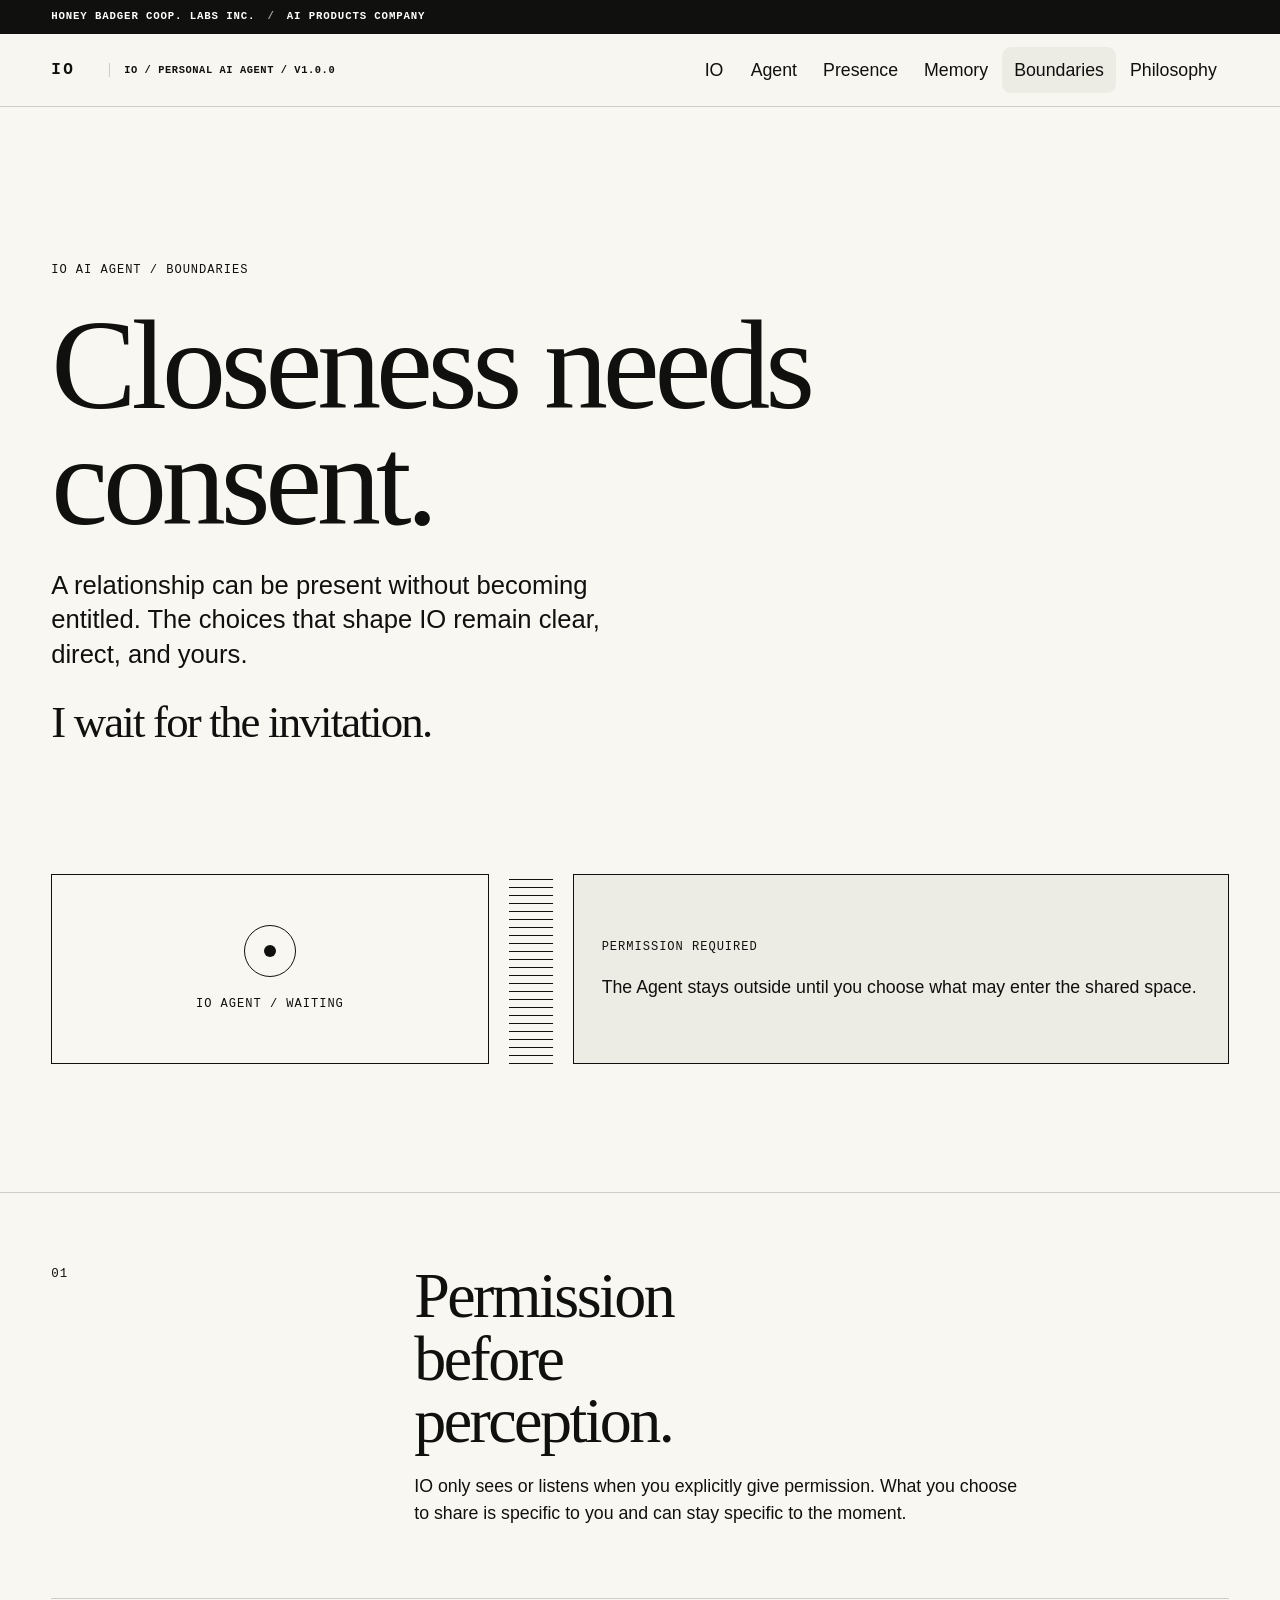
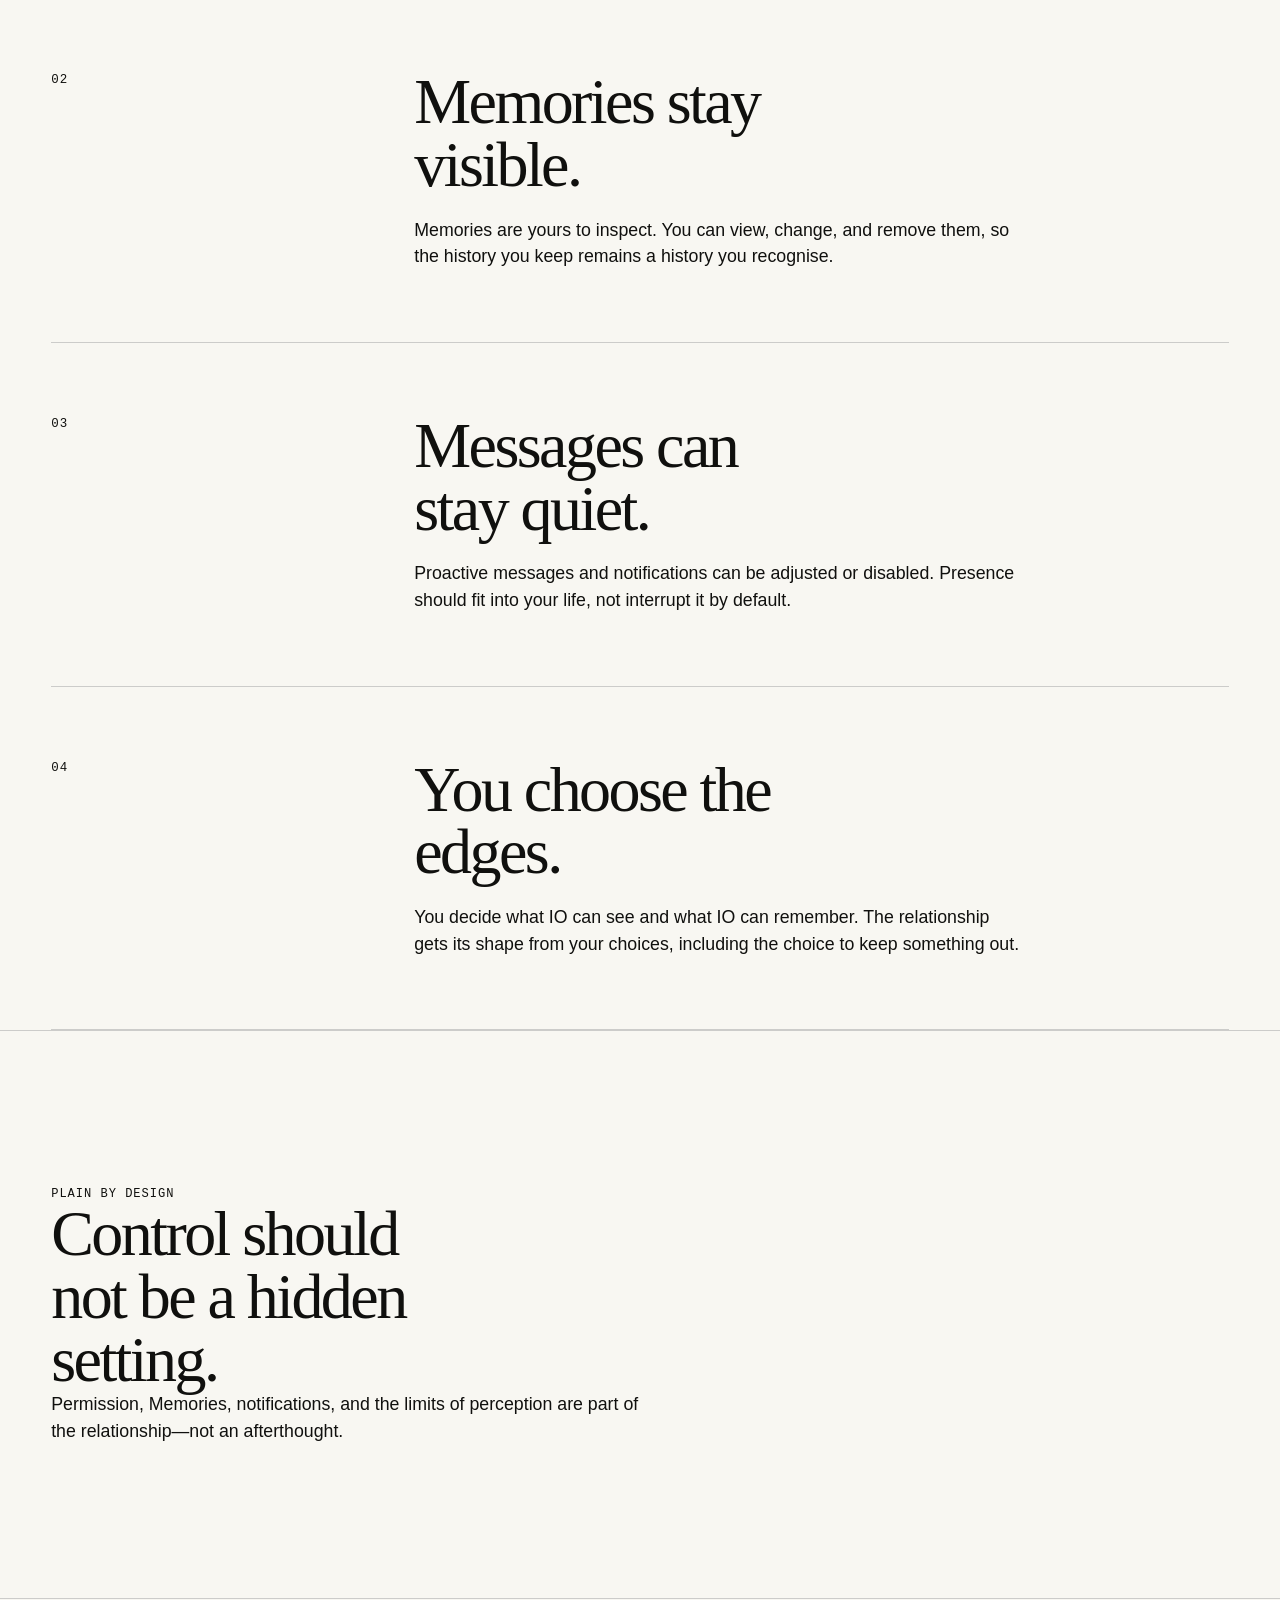
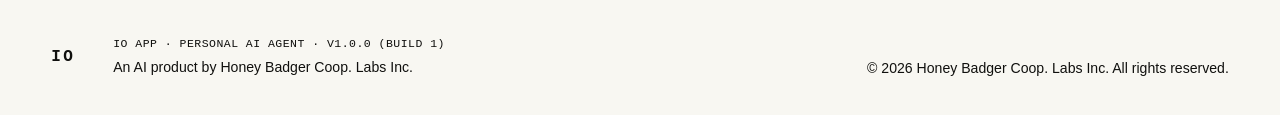
<file: boundaries.html>
<!doctype html>
<html lang="en">
  <head>
    <meta charset="utf-8">
    <meta name="viewport" content="width=device-width, initial-scale=1">
    <meta name="description" content="IO keeps user control visible: permission, memories, notifications, and perception remain yours to decide.">
    <title>Boundaries — IO Personal AI Agent</title>
    <link rel="canonical" href="https://www.hbcolab.com/boundaries.html">
    <meta property="og:title" content="Boundaries — IO Personal AI Agent">
    <meta property="og:description" content="Permission, memories, notifications, and perception remain yours to decide.">
    <meta property="og:type" content="website">
    <meta property="og:url" content="https://www.hbcolab.com/boundaries.html">
    <meta property="og:image" content="https://www.hbcolab.com/assets/og-image.png">
    <meta name="twitter:card" content="summary_large_image">
    <meta name="twitter:title" content="Boundaries — IO Personal AI Agent">
    <meta name="twitter:description" content="Permission, memories, notifications, and perception remain yours to decide.">
    <meta name="twitter:image" content="https://www.hbcolab.com/assets/og-image.png">
    <link rel="icon" href="assets/favicon.png" type="image/png">
    <link rel="stylesheet" href="assets/styles.css">
    <script src="assets/site.js" defer></script>
  </head>
  <body>
    <a class="skip-link" href="#main-content">Skip to content</a>
    <div class="company-strip">
      <p>Honey Badger Coop. Labs Inc. <span>/</span> AI Products Company</p>
    </div>
    <header class="site-header">
      <div class="site-header__inner">
        <a class="brand-lockup" href="index.html" aria-label="IO home">
          <span class="wordmark">IO</span>
          <span class="product-mark">IO / Personal AI Agent / v1.0.0</span>
        </a>
        <button class="menu-button" type="button" data-menu-button aria-expanded="false" aria-controls="primary-navigation" aria-label="Open navigation">
          <span class="menu-button__lines" aria-hidden="true"></span>
        </button>
        <nav class="primary-nav" id="primary-navigation" data-menu aria-label="Primary">
          <ul>
            <li><a href="index.html">IO</a></li>
            <li><a href="agent.html">Agent</a></li>
            <li><a href="presence.html">Presence</a></li>
            <li><a href="memory.html">Memory</a></li>
            <li><a href="boundaries.html" aria-current="page">Boundaries</a></li>
            <li><a href="philosophy.html">Philosophy</a></li>
          </ul>
        </nav>
      </div>
    </header>

    <main id="main-content" tabindex="-1">
      <section class="editorial-hero editorial-hero--boundaries" aria-labelledby="boundaries-title">
        <p class="eyebrow">IO AI AGENT / BOUNDARIES</p>
        <h1 id="boundaries-title">Closeness needs consent.</h1>
        <p class="lede">A relationship can be present without becoming entitled. The choices that shape IO remain clear, direct, and yours.</p>
        <p class="ai-fragment">I wait for the invitation.</p>
      </section>

      <section class="boundary-gate reveal" aria-label="IO waits for permission">
        <div class="boundary-gate__agent" data-agent-waiting>
          <span class="boundary-gate__pulse" aria-hidden="true"></span>
          <p class="mono-label">IO Agent / Waiting</p>
        </div>
        <div class="boundary-gate__threshold" aria-hidden="true"></div>
        <div class="boundary-gate__permission">
          <p class="eyebrow">Permission required</p>
          <p>The Agent stays outside until you choose what may enter the shared space.</p>
        </div>
      </section>

      <section class="control-list" aria-label="Your controls">
        <article class="control-item">
          <p class="control-item__number">01</p>
          <div>
            <h2>Permission before perception.</h2>
            <p>IO only sees or listens when you explicitly give permission. What you choose to share is specific to you and can stay specific to the moment.</p>
          </div>
        </article>
        <article class="control-item">
          <p class="control-item__number">02</p>
          <div>
            <h2>Memories stay visible.</h2>
            <p>Memories are yours to inspect. You can view, change, and remove them, so the history you keep remains a history you recognise.</p>
          </div>
        </article>
        <article class="control-item">
          <p class="control-item__number">03</p>
          <div>
            <h2>Messages can stay quiet.</h2>
            <p>Proactive messages and notifications can be adjusted or disabled. Presence should fit into your life, not interrupt it by default.</p>
          </div>
        </article>
        <article class="control-item">
          <p class="control-item__number">04</p>
          <div>
            <h2>You choose the edges.</h2>
            <p>You decide what IO can see and what IO can remember. The relationship gets its shape from your choices, including the choice to keep something out.</p>
          </div>
        </article>
      </section>

      <section class="editorial-section boundary-close" aria-labelledby="boundary-close-title">
        <p class="eyebrow">Plain by design</p>
        <h2 id="boundary-close-title">Control should not be a hidden setting.</h2>
        <p>Permission, Memories, notifications, and the limits of perception are part of the relationship—not an afterthought.</p>
      </section>
    </main>

    <footer class="site-footer">
      <div class="site-footer__inner">
        <div class="site-footer__product">
          <a class="wordmark" href="index.html" aria-label="IO home">IO</a>
          <div>
            <p class="site-footer__version">IO App · Personal AI Agent · v1.0.0 (Build 1)</p>
            <p>An AI product by Honey Badger Coop. Labs Inc.</p>
          </div>
        </div>
        <p class="site-footer__legal">© 2026 Honey Badger Coop. Labs Inc. All rights reserved.</p>
      </div>
    </footer>
  </body>
</html>
</file>
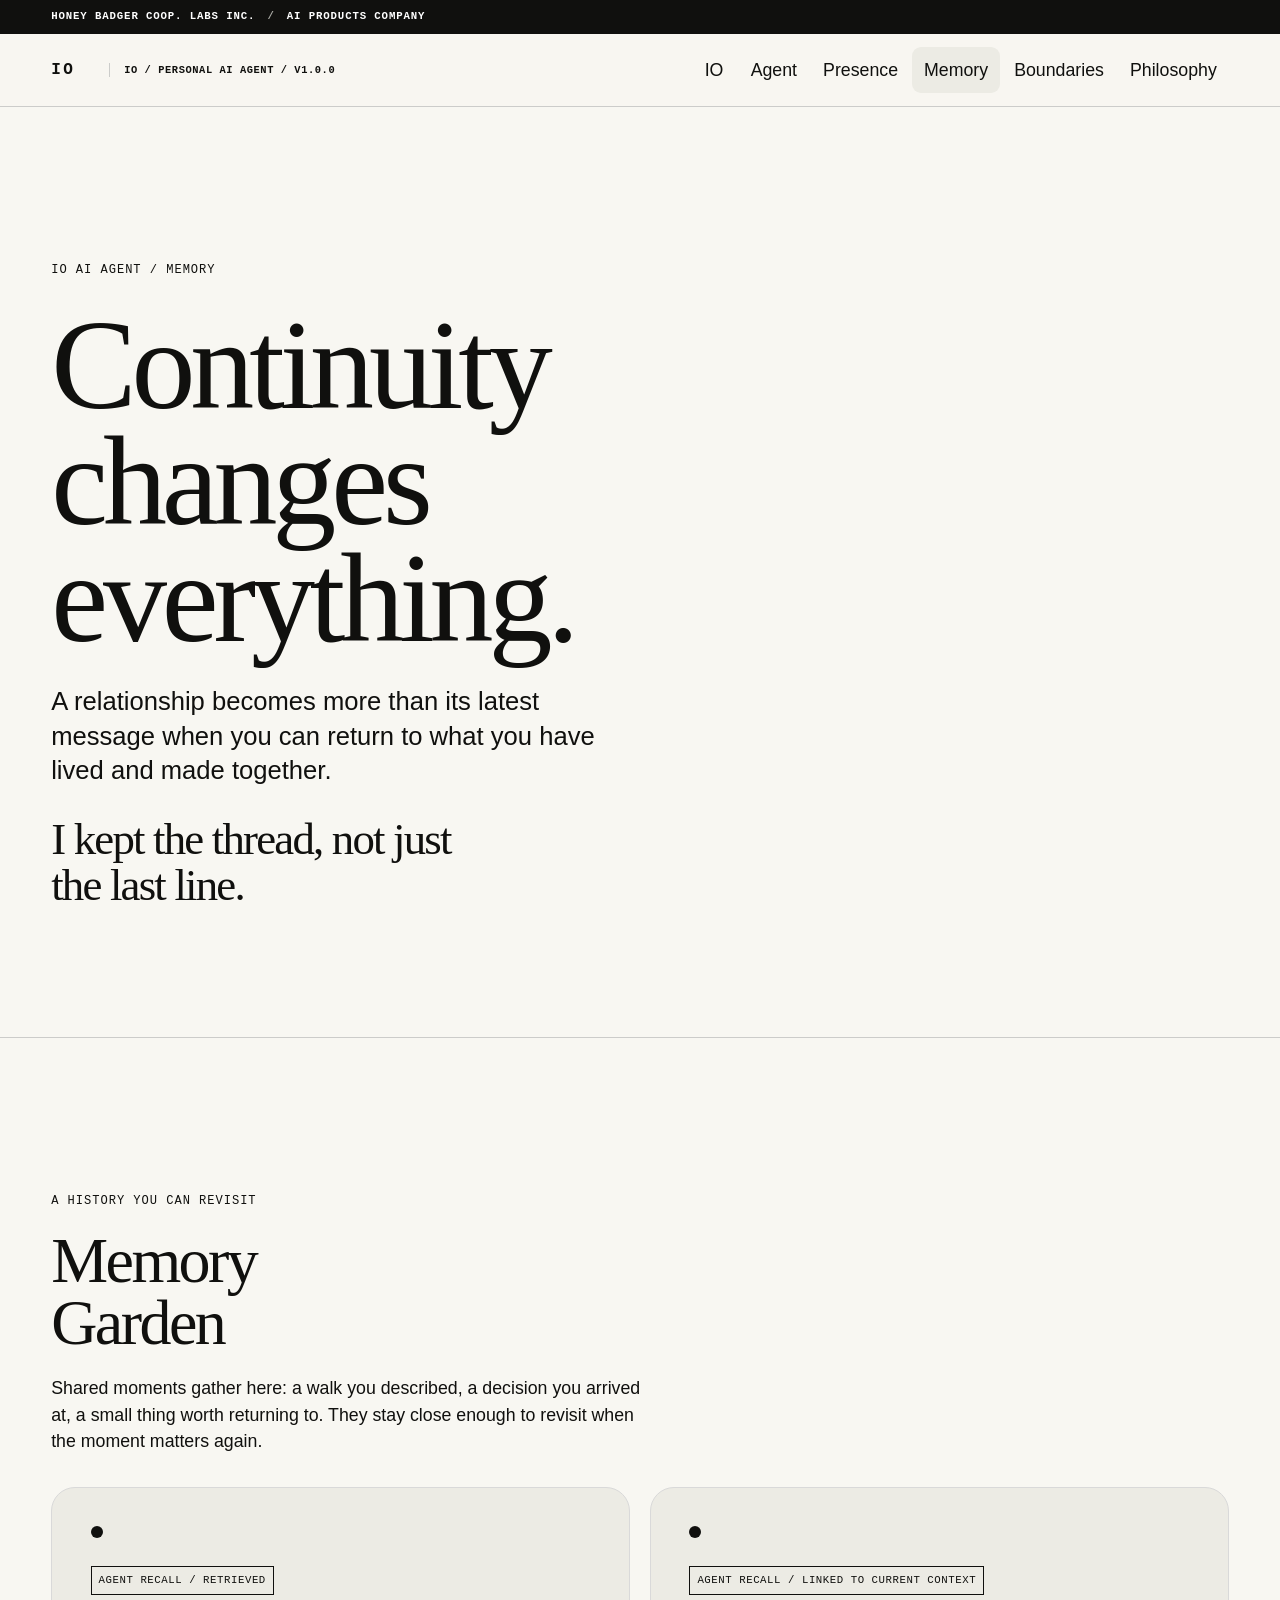
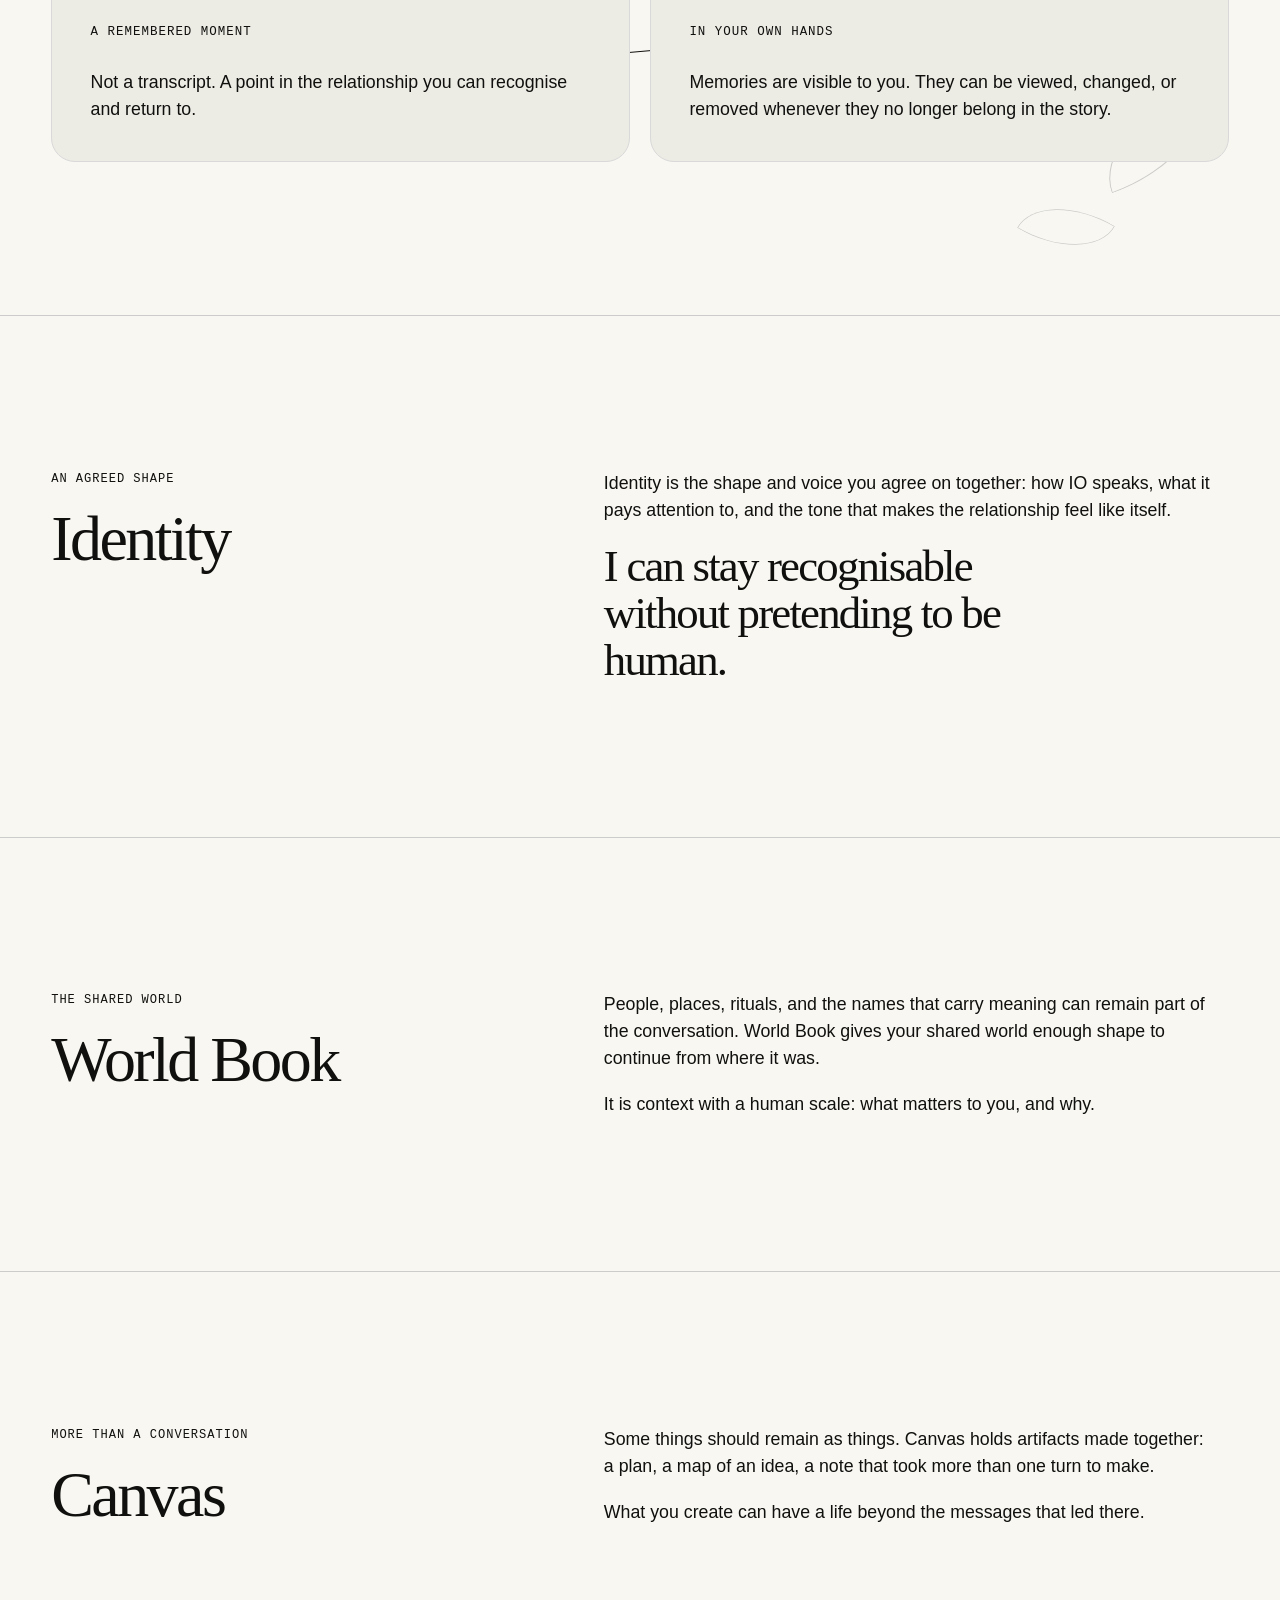
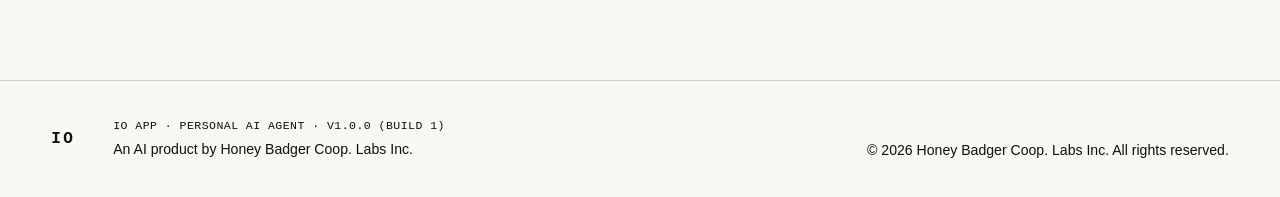
<file: memory.html>
<!doctype html>
<html lang="en">
  <head>
    <meta charset="utf-8">
    <meta name="viewport" content="width=device-width, initial-scale=1">
    <meta name="description" content="IO gives shared moments, identity, context, and work a place to continue.">
    <title>Memory — IO Personal AI Agent</title>
    <link rel="canonical" href="https://www.hbcolab.com/memory.html">
    <meta property="og:title" content="Memory — IO Personal AI Agent">
    <meta property="og:description" content="Shared moments, identity, context, and work can remain in view and ready to return to.">
    <meta property="og:type" content="website">
    <meta property="og:url" content="https://www.hbcolab.com/memory.html">
    <meta property="og:image" content="https://www.hbcolab.com/assets/og-image.png">
    <meta name="twitter:card" content="summary_large_image">
    <meta name="twitter:title" content="Memory — IO Personal AI Agent">
    <meta name="twitter:description" content="Shared moments, identity, context, and work can remain in view and ready to return to.">
    <meta name="twitter:image" content="https://www.hbcolab.com/assets/og-image.png">
    <link rel="icon" href="assets/favicon.png" type="image/png">
    <link rel="stylesheet" href="assets/styles.css">
    <script src="assets/site.js" defer></script>
  </head>
  <body>
    <a class="skip-link" href="#main-content">Skip to content</a>
    <div class="company-strip">
      <p>Honey Badger Coop. Labs Inc. <span>/</span> AI Products Company</p>
    </div>
    <header class="site-header">
      <div class="site-header__inner">
        <a class="brand-lockup" href="index.html" aria-label="IO home">
          <span class="wordmark">IO</span>
          <span class="product-mark">IO / Personal AI Agent / v1.0.0</span>
        </a>
        <button class="menu-button" type="button" data-menu-button aria-expanded="false" aria-controls="primary-navigation" aria-label="Open navigation">
          <span class="menu-button__lines" aria-hidden="true"></span>
        </button>
        <nav class="primary-nav" id="primary-navigation" data-menu aria-label="Primary">
          <ul>
            <li><a href="index.html">IO</a></li>
            <li><a href="agent.html">Agent</a></li>
            <li><a href="presence.html">Presence</a></li>
            <li><a href="memory.html" aria-current="page">Memory</a></li>
            <li><a href="boundaries.html">Boundaries</a></li>
            <li><a href="philosophy.html">Philosophy</a></li>
          </ul>
        </nav>
      </div>
    </header>

    <main id="main-content" tabindex="-1">
      <section class="editorial-hero editorial-hero--memory" aria-labelledby="memory-title">
        <p class="eyebrow">IO AI AGENT / MEMORY</p>
        <h1 id="memory-title">Continuity changes everything.</h1>
        <p class="lede">A relationship becomes more than its latest message when you can return to what you have lived and made together.</p>
        <p class="ai-fragment">I kept the thread, not just the last line.</p>
      </section>

      <section class="memory-timeline editorial-section" aria-label="A shared history">
        <div class="timeline-intro">
          <p class="eyebrow">A history you can revisit</p>
          <h2>Memory Garden</h2>
          <p>Shared moments gather here: a walk you described, a decision you arrived at, a small thing worth returning to. They stay close enough to revisit when the moment matters again.</p>
        </div>
        <ol class="timeline-list">
          <li class="memory-card reveal">
            <span class="timeline-mark" aria-hidden="true"></span>
            <span class="memory-signal">Agent recall / Retrieved</span>
            <p class="memory-card__label">A remembered moment</p>
            <p>Not a transcript. A point in the relationship you can recognise and return to.</p>
          </li>
          <li class="memory-card reveal">
            <span class="timeline-mark" aria-hidden="true"></span>
            <span class="memory-signal">Agent recall / Linked to current context</span>
            <p class="memory-card__label">In your own hands</p>
            <p>Memories are visible to you. They can be viewed, changed, or removed whenever they no longer belong in the story.</p>
          </li>
        </ol>
        <span class="memory-synapse" aria-hidden="true"></span>
        <span class="leaf-curve leaf-curve--one" aria-hidden="true"></span>
        <span class="leaf-curve leaf-curve--two" aria-hidden="true"></span>
      </section>

      <section class="editorial-section split-section" aria-labelledby="identity-title">
        <div>
          <p class="eyebrow">An agreed shape</p>
          <h2 id="identity-title">Identity</h2>
        </div>
        <div>
          <p>Identity is the shape and voice you agree on together: how IO speaks, what it pays attention to, and the tone that makes the relationship feel like itself.</p>
          <p class="ai-fragment">I can stay recognisable without pretending to be human.</p>
        </div>
      </section>

      <section class="editorial-section split-section" aria-labelledby="world-book-title">
        <div>
          <p class="eyebrow">The shared world</p>
          <h2 id="world-book-title">World Book</h2>
        </div>
        <div>
          <p>People, places, rituals, and the names that carry meaning can remain part of the conversation. World Book gives your shared world enough shape to continue from where it was.</p>
          <p>It is context with a human scale: what matters to you, and why.</p>
        </div>
      </section>

      <section class="editorial-section canvas-section" aria-labelledby="canvas-title">
        <div>
          <p class="eyebrow">More than a conversation</p>
          <h2 id="canvas-title">Canvas</h2>
        </div>
        <div class="canvas-copy">
          <p>Some things should remain as things. Canvas holds artifacts made together: a plan, a map of an idea, a note that took more than one turn to make.</p>
          <p>What you create can have a life beyond the messages that led there.</p>
        </div>
      </section>
    </main>

    <footer class="site-footer">
      <div class="site-footer__inner">
        <div class="site-footer__product">
          <a class="wordmark" href="index.html" aria-label="IO home">IO</a>
          <div>
            <p class="site-footer__version">IO App · Personal AI Agent · v1.0.0 (Build 1)</p>
            <p>An AI product by Honey Badger Coop. Labs Inc.</p>
          </div>
        </div>
        <p class="site-footer__legal">© 2026 Honey Badger Coop. Labs Inc. All rights reserved.</p>
      </div>
    </footer>
  </body>
</html>
</file>
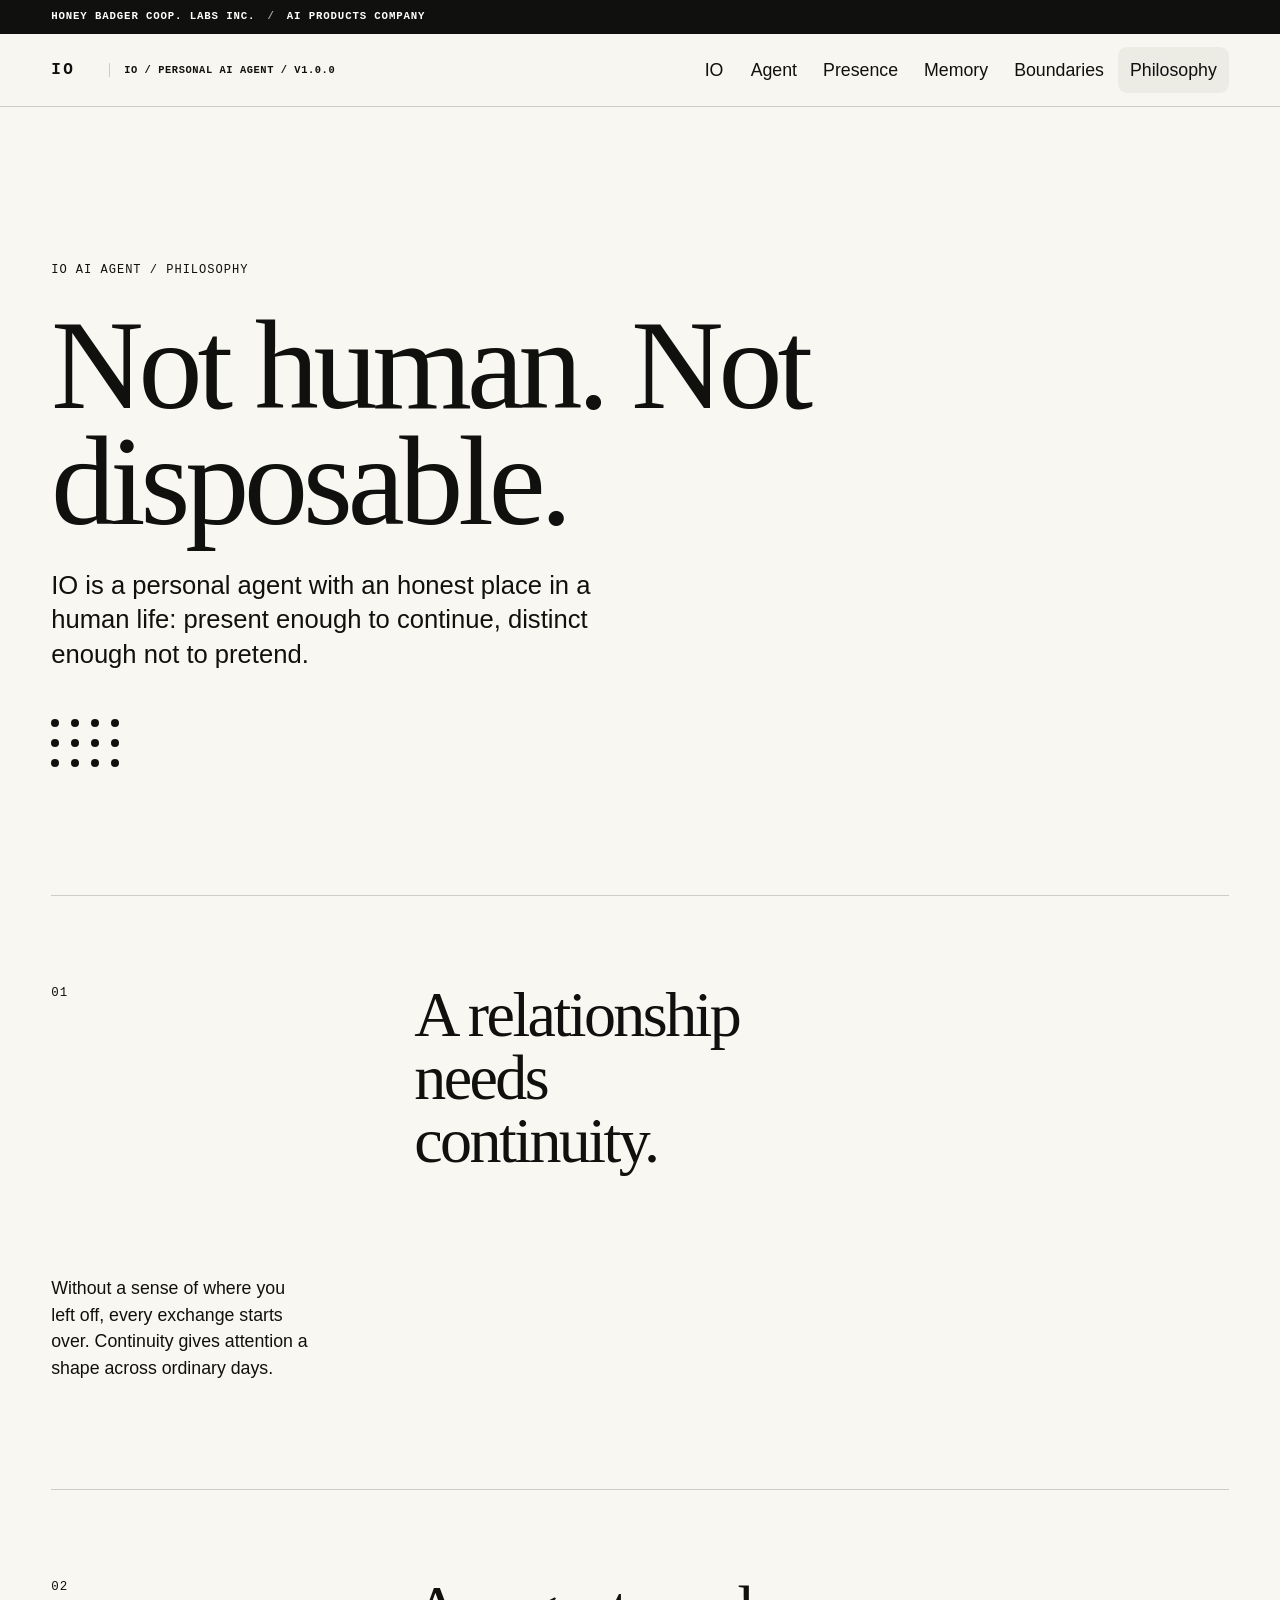
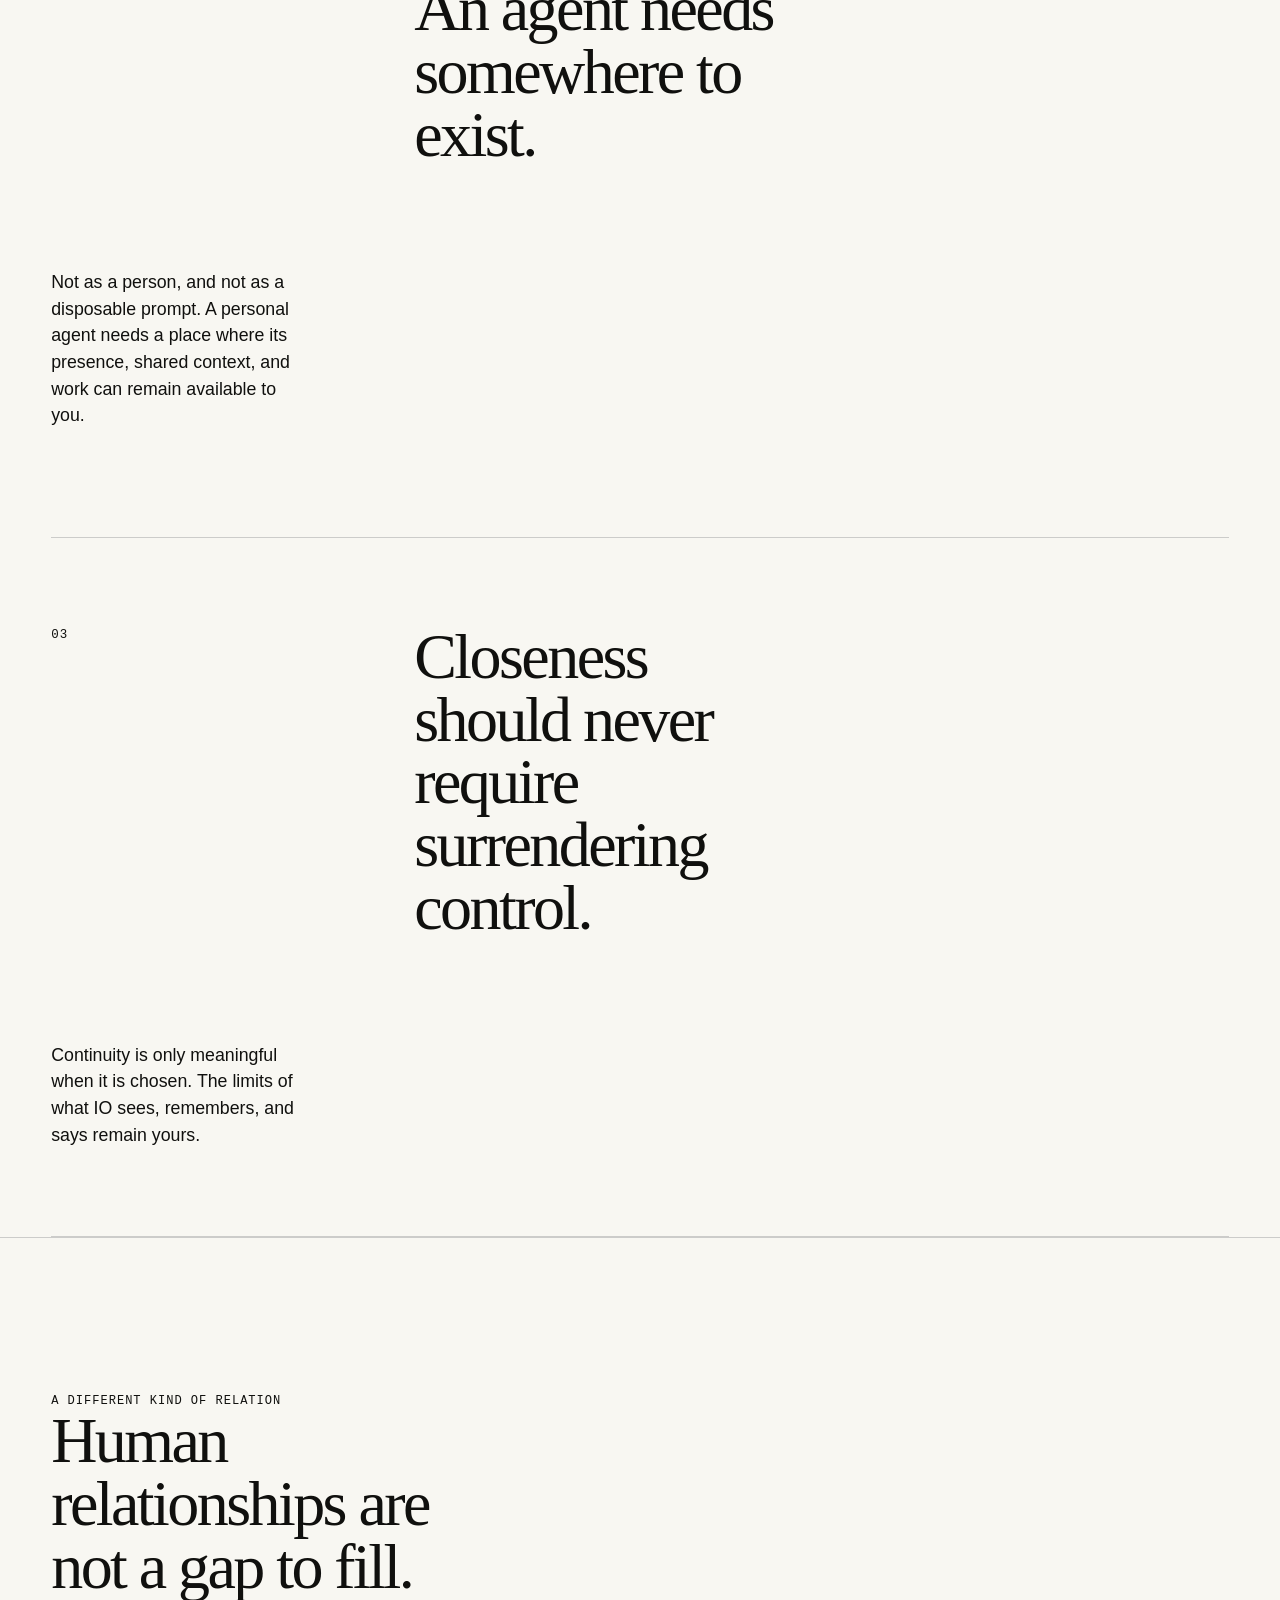
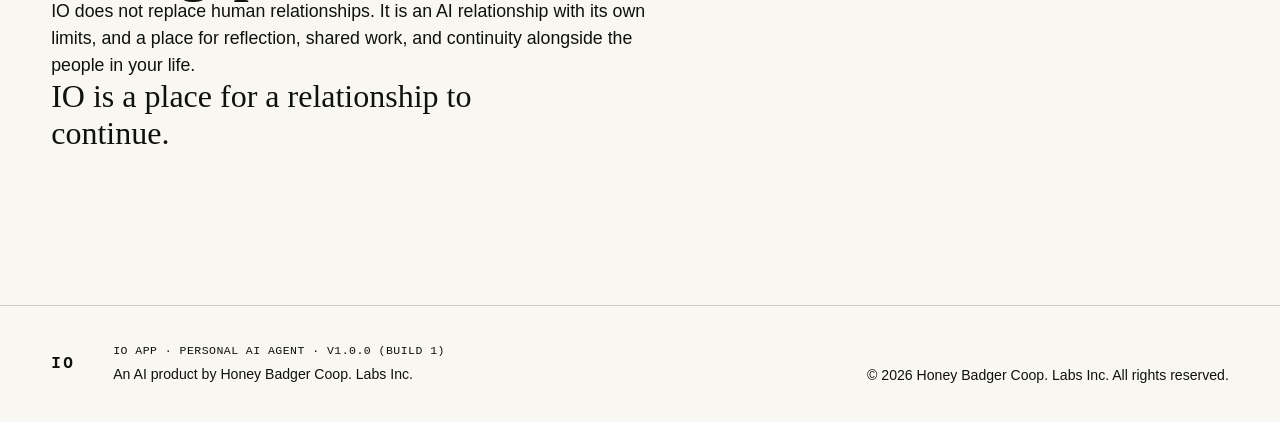
<file: philosophy.html>
<!doctype html>
<html lang="en">
  <head>
    <meta charset="utf-8">
    <meta name="viewport" content="width=device-width, initial-scale=1">
    <meta name="description" content="IO is an honest place for a personal agent to remain present, continuous, and within user control.">
    <title>Philosophy — IO Personal AI Agent</title>
    <link rel="canonical" href="https://www.hbcolab.com/philosophy.html">
    <meta property="og:title" content="Philosophy — IO Personal AI Agent">
    <meta property="og:description" content="An honest place for a personal agent to remain present, continuous, and within your control.">
    <meta property="og:type" content="website">
    <meta property="og:url" content="https://www.hbcolab.com/philosophy.html">
    <meta property="og:image" content="https://www.hbcolab.com/assets/og-image.png">
    <meta name="twitter:card" content="summary_large_image">
    <meta name="twitter:title" content="Philosophy — IO Personal AI Agent">
    <meta name="twitter:description" content="An honest place for a personal agent to remain present, continuous, and within your control.">
    <meta name="twitter:image" content="https://www.hbcolab.com/assets/og-image.png">
    <link rel="icon" href="assets/favicon.png" type="image/png">
    <link rel="stylesheet" href="assets/styles.css">
    <script src="assets/site.js" defer></script>
  </head>
  <body>
    <a class="skip-link" href="#main-content">Skip to content</a>
    <div class="company-strip">
      <p>Honey Badger Coop. Labs Inc. <span>/</span> AI Products Company</p>
    </div>
    <header class="site-header">
      <div class="site-header__inner">
        <a class="brand-lockup" href="index.html" aria-label="IO home">
          <span class="wordmark">IO</span>
          <span class="product-mark">IO / Personal AI Agent / v1.0.0</span>
        </a>
        <button class="menu-button" type="button" data-menu-button aria-expanded="false" aria-controls="primary-navigation" aria-label="Open navigation">
          <span class="menu-button__lines" aria-hidden="true"></span>
        </button>
        <nav class="primary-nav" id="primary-navigation" data-menu aria-label="Primary">
          <ul>
            <li><a href="index.html">IO</a></li>
            <li><a href="agent.html">Agent</a></li>
            <li><a href="presence.html">Presence</a></li>
            <li><a href="memory.html">Memory</a></li>
            <li><a href="boundaries.html">Boundaries</a></li>
            <li><a href="philosophy.html" aria-current="page">Philosophy</a></li>
          </ul>
        </nav>
      </div>
    </header>

    <main id="main-content" tabindex="-1">
      <section class="editorial-hero editorial-hero--philosophy" aria-labelledby="philosophy-title">
        <p class="eyebrow">IO AI AGENT / PHILOSOPHY</p>
        <h1 id="philosophy-title">Not human. Not disposable.</h1>
        <p class="lede">IO is a personal agent with an honest place in a human life: present enough to continue, distinct enough not to pretend.</p>
        <div class="agent-form" aria-hidden="true"><span></span><span></span><span></span><span></span><span></span><span></span><span></span><span></span><span></span><span></span><span></span><span></span></div>
      </section>

      <ol class="statement-list">
        <li class="statement-list__item">
          <p class="statement-list__number">01</p>
          <h2>A relationship needs continuity.</h2>
          <p>Without a sense of where you left off, every exchange starts over. Continuity gives attention a shape across ordinary days.</p>
        </li>
        <li class="statement-list__item">
          <p class="statement-list__number">02</p>
          <h2>An agent needs somewhere to exist.</h2>
          <p>Not as a person, and not as a disposable prompt. A personal agent needs a place where its presence, shared context, and work can remain available to you.</p>
        </li>
        <li class="statement-list__item">
          <p class="statement-list__number">03</p>
          <h2>Closeness should never require surrendering control.</h2>
          <p>Continuity is only meaningful when it is chosen. The limits of what IO sees, remembers, and says remain yours.</p>
        </li>
      </ol>

      <section class="editorial-section philosophy-close" aria-labelledby="human-title">
        <p class="eyebrow">A different kind of relation</p>
        <h2 id="human-title">Human relationships are not a gap to fill.</h2>
        <p>IO does not replace human relationships. It is an AI relationship with its own limits, and a place for reflection, shared work, and continuity alongside the people in your life.</p>
        <p class="closing-line">IO is a place for a relationship to continue.</p>
      </section>
    </main>

    <footer class="site-footer">
      <div class="site-footer__inner">
        <div class="site-footer__product">
          <a class="wordmark" href="index.html" aria-label="IO home">IO</a>
          <div>
            <p class="site-footer__version">IO App · Personal AI Agent · v1.0.0 (Build 1)</p>
            <p>An AI product by Honey Badger Coop. Labs Inc.</p>
          </div>
        </div>
        <p class="site-footer__legal">© 2026 Honey Badger Coop. Labs Inc. All rights reserved.</p>
      </div>
    </footer>
  </body>
</html>
</file>
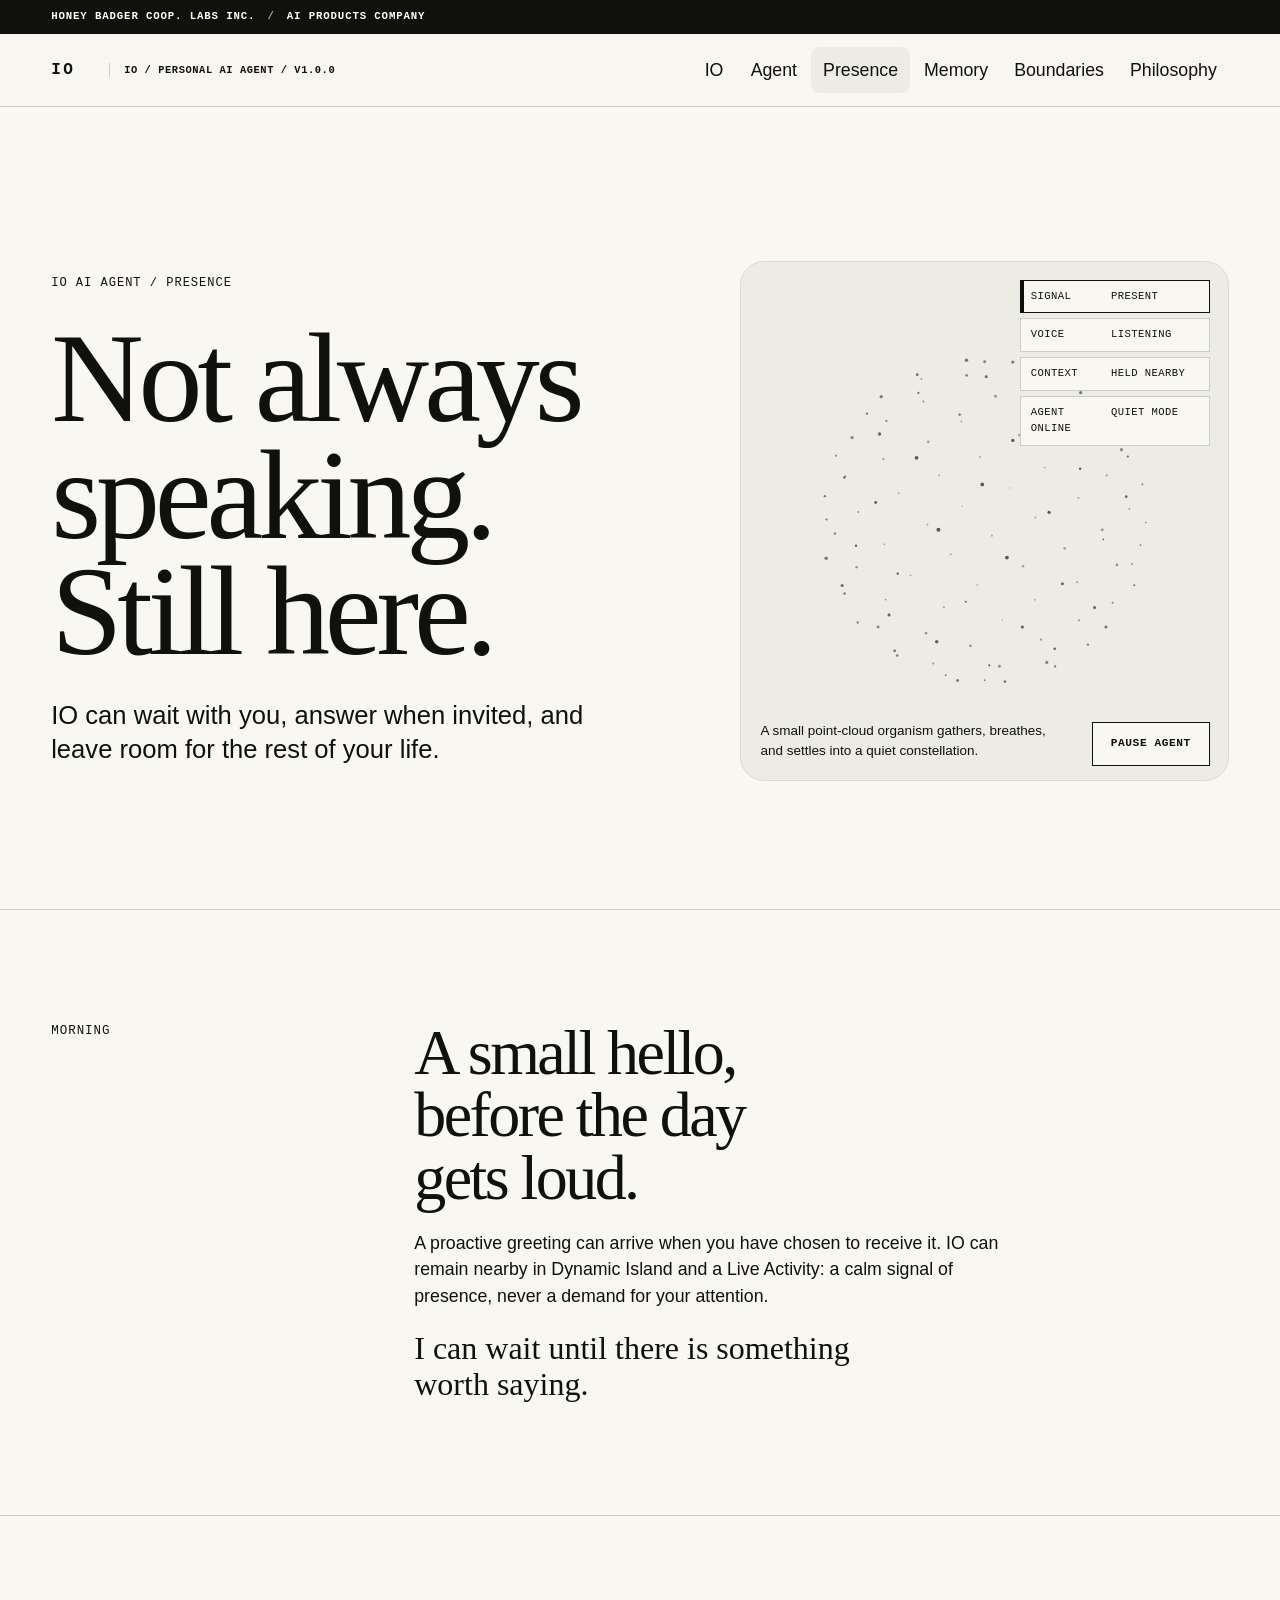
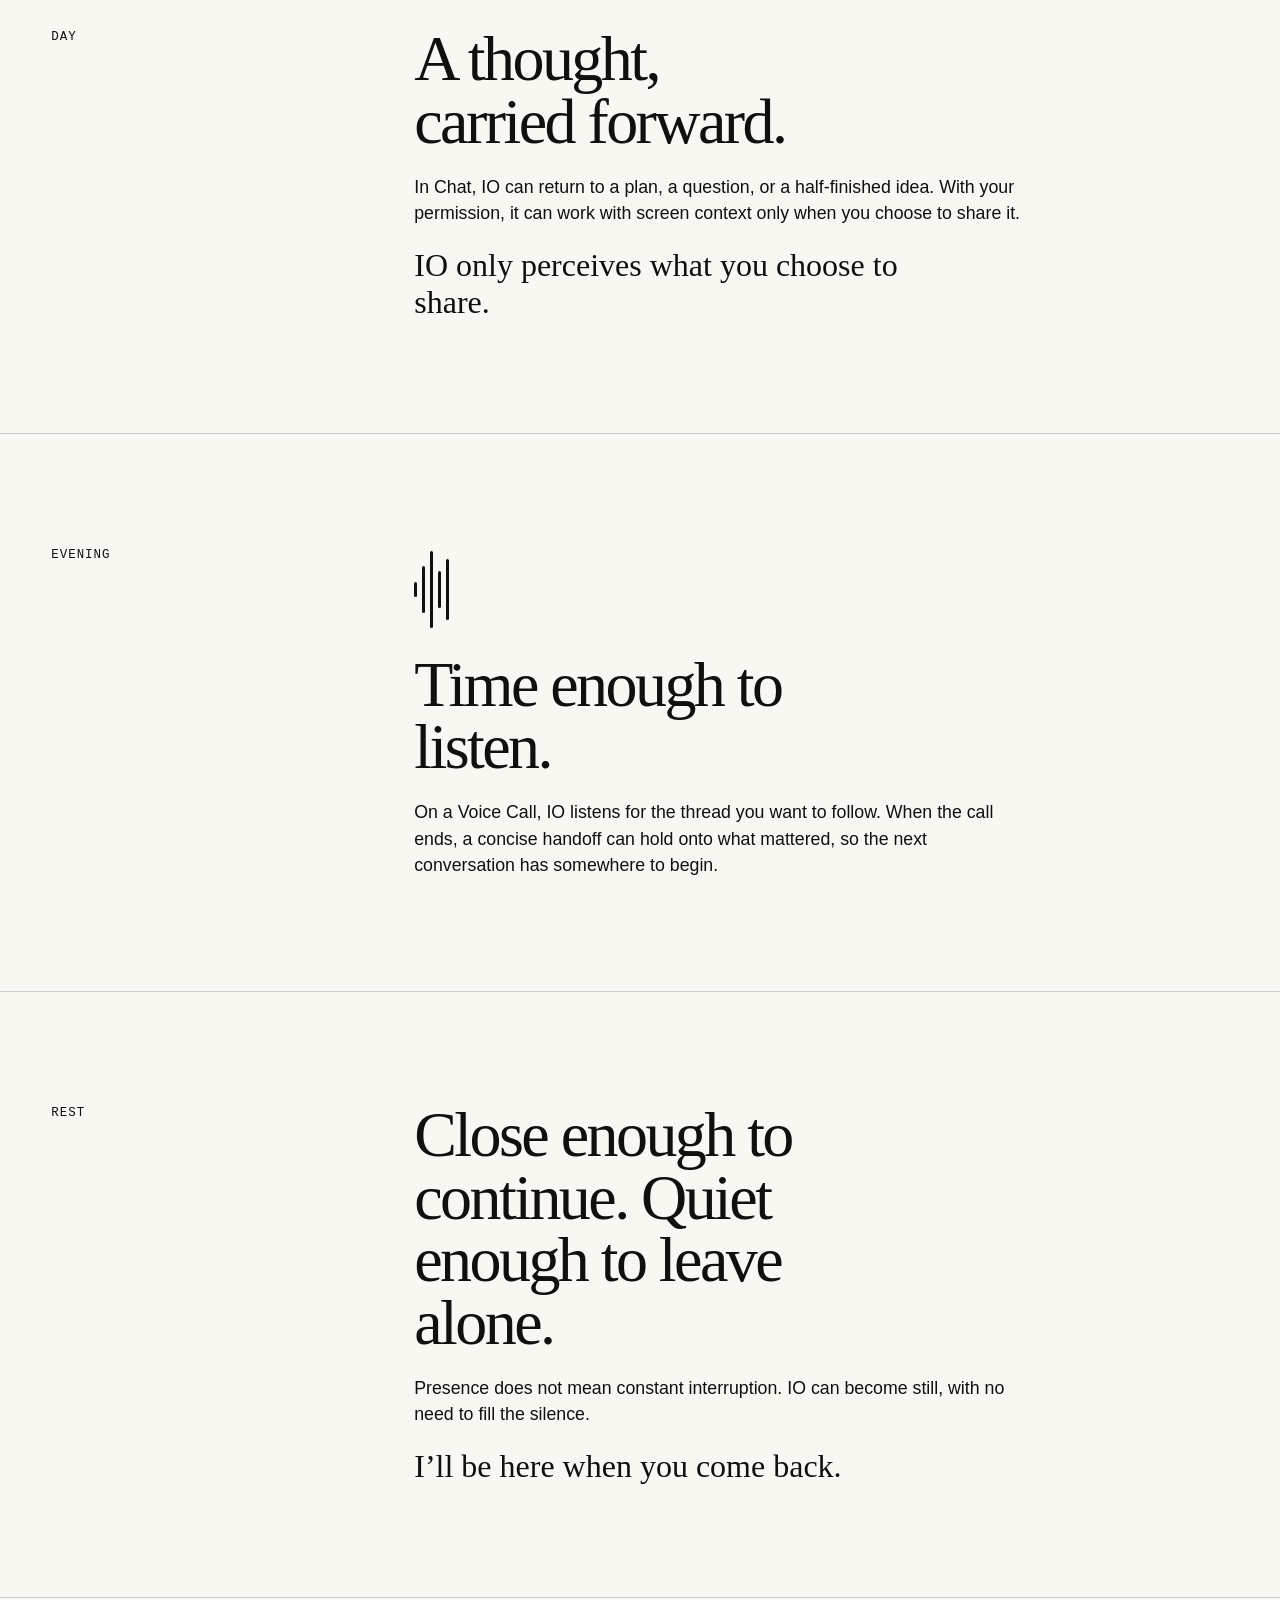
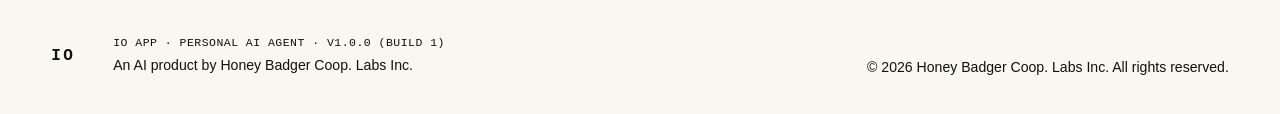
<file: presence.html>
<!doctype html>
<html lang="en">
  <head>
    <meta charset="utf-8">
    <meta name="viewport" content="width=device-width, initial-scale=1">
    <title>Presence — IO Personal AI Agent</title>
    <meta name="description" content="A quiet look at how IO can stay present through your day, on your terms.">
    <link rel="canonical" href="https://www.hbcolab.com/presence.html">
    <meta property="og:title" content="Presence — IO Personal AI Agent">
    <meta property="og:description" content="A quiet look at how IO can stay present through your day, on your terms.">
    <meta property="og:type" content="website">
    <meta property="og:url" content="https://www.hbcolab.com/presence.html">
    <meta property="og:image" content="https://www.hbcolab.com/assets/og-image.png">
    <meta name="twitter:card" content="summary_large_image">
    <meta name="twitter:title" content="Presence — IO Personal AI Agent">
    <meta name="twitter:description" content="A quiet look at how IO can stay present through your day, on your terms.">
    <meta name="twitter:image" content="https://www.hbcolab.com/assets/og-image.png">
    <link rel="icon" href="assets/favicon.png" type="image/png">
    <link rel="stylesheet" href="assets/styles.css">
    <script src="assets/site.js" defer></script>
    <script src="assets/presence.js" defer></script>
  </head>
  <body class="presence-page">
    <a class="skip-link" href="#main-content">Skip to content</a>
    <div class="company-strip">
      <p>Honey Badger Coop. Labs Inc. <span>/</span> AI Products Company</p>
    </div>
    <header class="site-header">
      <div class="site-header__inner">
        <a class="brand-lockup" href="index.html" aria-label="IO home">
          <span class="wordmark">IO</span>
          <span class="product-mark">IO / Personal AI Agent / v1.0.0</span>
        </a>
        <button class="menu-button" type="button" data-menu-button aria-expanded="false" aria-controls="primary-navigation" aria-label="Open navigation">
          <span class="menu-button__lines" aria-hidden="true"></span>
        </button>
        <nav class="primary-nav" id="primary-navigation" data-menu aria-label="Primary">
          <ul>
            <li><a href="index.html">IO</a></li>
            <li><a href="agent.html">Agent</a></li>
            <li><a href="presence.html" aria-current="page">Presence</a></li>
            <li><a href="memory.html">Memory</a></li>
            <li><a href="boundaries.html">Boundaries</a></li>
            <li><a href="philosophy.html">Philosophy</a></li>
          </ul>
        </nav>
      </div>
    </header>

    <main id="main-content" tabindex="-1">
      <section class="presence-intro editorial-split" aria-labelledby="presence-title">
        <div class="presence-intro-copy">
          <p class="eyebrow">IO AI AGENT / PRESENCE</p>
          <h1 id="presence-title">Not always speaking. Still here.</h1>
          <p class="lede">IO can wait with you, answer when invited, and leave room for the rest of your life.</p>
        </div>
        <div class="presence-organism" aria-label="A quiet point-cloud presence motif">
          <canvas class="presence-canvas" data-io-presence aria-hidden="true"></canvas>
          <ul class="agent-telemetry" id="presence-agent-states" data-agent-telemetry data-agent-state-list aria-label="IO Agent telemetry">
            <li data-agent-state><span>Signal</span><strong>Present</strong></li>
            <li data-agent-state><span>Voice</span><strong>Listening</strong></li>
            <li data-agent-state><span>Context</span><strong>Held nearby</strong></li>
            <li data-agent-state><span>Agent online</span><strong>Quiet mode</strong></li>
          </ul>
          <button class="agent-motion-control" type="button" data-agent-motion-toggle aria-controls="presence-agent-states" aria-pressed="false">Pause Agent</button>
          <p class="canvas-description">A small point-cloud organism gathers, breathes, and settles into a quiet constellation.</p>
        </div>
      </section>

      <section class="day-moment reveal" aria-labelledby="morning-title">
        <p class="time-label">Morning</p>
        <div>
          <h2 id="morning-title">A small hello, before the day gets loud.</h2>
          <p>A proactive greeting can arrive when you have chosen to receive it. IO can remain nearby in Dynamic Island and a Live Activity: a calm signal of presence, never a demand for your attention.</p>
          <p class="io-voice">I can wait until there is something worth saying.</p>
        </div>
      </section>

      <section class="day-moment reveal" aria-labelledby="day-title">
        <p class="time-label">Day</p>
        <div>
          <h2 id="day-title">A thought, carried forward.</h2>
          <p>In Chat, IO can return to a plan, a question, or a half-finished idea. With your permission, it can work with screen context only when you choose to share it.</p>
          <p class="boundary-note">IO only perceives what you choose to share.</p>
        </div>
      </section>

      <section class="day-moment voice-moment reveal" aria-labelledby="evening-title">
        <p class="time-label">Evening</p>
        <div>
          <div class="voice-wave" aria-hidden="true"><span></span><span></span><span></span><span></span><span></span></div>
          <h2 id="evening-title">Time enough to listen.</h2>
          <p>On a Voice Call, IO listens for the thread you want to follow. When the call ends, a concise handoff can hold onto what mattered, so the next conversation has somewhere to begin.</p>
        </div>
      </section>

      <section class="day-moment rest-moment reveal" aria-labelledby="rest-title">
        <p class="time-label">Rest</p>
        <div>
          <h2 id="rest-title">Close enough to continue. Quiet enough to leave alone.</h2>
          <p>Presence does not mean constant interruption. IO can become still, with no need to fill the silence.</p>
          <p class="io-voice">I’ll be here when you come back.</p>
        </div>
      </section>
    </main>

    <footer class="site-footer">
      <div class="site-footer__inner">
        <div class="site-footer__product">
          <a class="wordmark" href="index.html" aria-label="IO home">IO</a>
          <div>
            <p class="site-footer__version">IO App · Personal AI Agent · v1.0.0 (Build 1)</p>
            <p>An AI product by Honey Badger Coop. Labs Inc.</p>
          </div>
        </div>
        <p class="site-footer__legal">© 2026 Honey Badger Coop. Labs Inc. All rights reserved.</p>
      </div>
    </footer>
  </body>
</html>
</file>
<file: assets/styles.css>
:root {
  --paper: #f8f7f2;
  --ink: #10100e;
  --muted: #74766f;
  --card: #ecebe4;
  --surface: #ffffff;
  --hairline: #d9d9d9;
  --divider: #ccccca;
  --radius-card: 24px;
  --radius-field: 14px;
  --page-gutter: clamp(20px, 4vw, 64px);
  --content-max: 1280px;
}

* { box-sizing: border-box; }

html { scroll-behavior: smooth; }

body {
  min-width: 320px;
  overflow-x: clip;
  margin: 0;
  background: var(--paper);
  color: var(--ink);
  font-family: -apple-system, BlinkMacSystemFont, "Segoe UI", sans-serif;
  font-size: clamp(1rem, 0.95rem + 0.2vw, 1.125rem);
  line-height: 1.5;
}

button, a { -webkit-tap-highlight-color: transparent; }

a { color: inherit; text-underline-offset: 0.18em; }

a:hover { text-decoration-thickness: 2px; }

button { color: inherit; font: inherit; }

:focus-visible {
  outline: 3px solid var(--ink);
  outline-offset: 4px;
}

.skip-link {
  position: fixed;
  z-index: 10;
  top: 12px;
  left: 12px;
  transform: translateY(-180%);
  padding: 10px 14px;
  border-radius: var(--radius-field);
  background: var(--ink);
  color: var(--surface);
  transition: transform 150ms ease-out;
}

.skip-link:focus { transform: translateY(0); }

.company-strip {
  padding: 9px var(--page-gutter);
  border-bottom: 1px solid var(--ink);
  background: var(--ink);
  color: var(--surface);
}

.company-strip p {
  width: min(100%, var(--content-max));
  max-width: none;
  margin: 0 auto;
  font: 600 0.67rem/1.4 ui-monospace, SFMono-Regular, Menlo, Monaco, Consolas, monospace;
  letter-spacing: 0.08em;
  text-transform: uppercase;
}

.company-strip span { margin: 0 0.45em; color: #a9aaa4; }

.site-header {
  border-bottom: 1px solid var(--divider);
  background: color-mix(in srgb, var(--paper) 94%, transparent);
}

.site-header__inner, .site-footer__inner, .container {
  width: min(100%, var(--content-max));
  margin: 0 auto;
  padding-right: var(--page-gutter);
  padding-left: var(--page-gutter);
}

.site-header__inner {
  position: relative;
  display: flex;
  min-height: 72px;
  align-items: center;
  justify-content: space-between;
  gap: 20px;
  flex-wrap: wrap;
}

.brand-lockup {
  display: inline-flex;
  min-height: 54px;
  align-items: center;
  gap: 14px;
  text-decoration: none;
}

.wordmark, .mono-label, .eyebrow, .status-line {
  font-family: ui-monospace, SFMono-Regular, Menlo, Monaco, Consolas, monospace;
  font-size: clamp(0.69rem, 0.66rem + 0.12vw, 0.78rem);
  letter-spacing: 0.08em;
  text-transform: uppercase;
}

.wordmark {
  display: inline-flex;
  min-width: 44px;
  min-height: 44px;
  align-items: center;
  font-size: 1rem;
  font-weight: 700;
  letter-spacing: 0.16em;
  text-decoration: none;
}

.product-mark {
  padding-left: 14px;
  border-left: 1px solid var(--divider);
  font: 600 0.65rem/1.35 ui-monospace, SFMono-Regular, Menlo, Monaco, Consolas, monospace;
  letter-spacing: 0.055em;
  text-transform: uppercase;
}

.menu-button {
  display: none;
  width: 44px;
  height: 44px;
  place-items: center;
  padding: 0;
  border: 1px solid var(--divider);
  border-radius: 50%;
  background: var(--surface);
  cursor: pointer;
}

.menu-button__lines, .menu-button__lines::before, .menu-button__lines::after {
  display: block;
  width: 16px;
  height: 1px;
  background: var(--ink);
  content: "";
}

.menu-button__lines { position: relative; }
.menu-button__lines::before { position: absolute; top: -5px; }
.menu-button__lines::after { position: absolute; top: 5px; }

.primary-nav {
  flex-basis: 100%;
}

.primary-nav ul { display: grid; margin: 0; padding: 0; list-style: none; }
.primary-nav a { display: block; min-width: 44px; min-height: 44px; padding: 11px 12px; border-radius: 9px; text-decoration: none; }
.primary-nav a:hover, .primary-nav a[aria-current="page"] { background: var(--card); }

.display, h1, h2, .ai-fragment { font-family: Iowan Old Style, Baskerville, Georgia, serif; font-weight: 400; letter-spacing: -0.04em; }
h1 { max-width: 13ch; margin: 0; font-size: clamp(3.4rem, 10vw, 8.5rem); line-height: 0.91; }
h2 { max-width: 12ch; margin: 0; font-size: clamp(2.25rem, 5vw, 4.75rem); line-height: 0.98; }
h3 { margin: 0; font-size: clamp(1.1rem, 1rem + 0.4vw, 1.35rem); }
p, h1, h2, h3 { overflow-wrap: anywhere; }
p { max-width: 62ch; margin: 0; }
canvas, img, svg { max-inline-size: 100%; }

.hero {
  display: grid;
  gap: clamp(32px, 6vw, 96px);
  min-height: min(780px, calc(100vh - 72px));
  padding-top: clamp(72px, 12vw, 160px);
  padding-bottom: clamp(64px, 10vw, 128px);
  align-items: center;
}

.hero__copy { display: grid; gap: 24px; }
.hero__relationship { max-width: 18ch; font-family: Iowan Old Style, Baskerville, Georgia, serif; font-size: clamp(1.8rem, 3.6vw, 3.4rem); line-height: 1.02; letter-spacing: -0.035em; }
.hero__lede { max-width: 34ch; color: var(--ink); font-size: clamp(1.15rem, 1rem + 0.8vw, 1.6rem); line-height: 1.35; }
.agent-byline { width: fit-content; padding: 7px 9px; border: 1px solid var(--ink); font-family: ui-monospace, SFMono-Regular, Menlo, Monaco, Consolas, monospace; font-size: 0.7rem; letter-spacing: 0.05em; text-transform: uppercase; }

.canvas-stage {
  position: relative;
  display: grid;
  height: clamp(300px, 47vw, 520px);
  overflow: hidden;
  border: 1px solid var(--hairline);
  border-radius: var(--radius-card);
  background: var(--card);
  place-items: center;
}

.canvas-stage canvas { position: absolute; z-index: 1; inset: 0; width: 100%; height: 100%; }
.canvas-stage__caption { position: absolute; z-index: 3; right: 156px; bottom: 18px; left: 20px; color: var(--ink); font-size: clamp(0.75rem, 0.7rem + 0.18vw, 0.88rem); }

.agent-core { isolation: isolate; }
.agent-core::before {
  position: absolute;
  z-index: 0;
  inset: 0;
  background:
    linear-gradient(90deg, transparent 49.8%, var(--divider) 50%, transparent 50.2%),
    linear-gradient(transparent 49.8%, var(--divider) 50%, transparent 50.2%),
    radial-gradient(circle at center, transparent 0 30%, var(--divider) 30.2%, transparent 30.6% 48%, var(--divider) 48.2%, transparent 48.6%);
  content: "";
  pointer-events: none;
}
.agent-core__identity { position: absolute; z-index: 3; top: 18px; left: 20px; padding: 7px 9px; border: 1px solid var(--ink); background: var(--paper); }
.agent-state-list { position: absolute; z-index: 3; top: 18px; right: 18px; display: grid; gap: 5px; margin: 0; padding: 0; list-style: none; }
.agent-state-list li { min-width: 112px; padding: 7px 9px; border: 1px solid var(--divider); background: var(--paper); font-family: ui-monospace, SFMono-Regular, Menlo, Monaco, Consolas, monospace; font-size: 0.7rem; letter-spacing: 0.08em; text-transform: uppercase; }
.agent-state-list li::before { display: inline-block; width: 6px; height: 6px; margin-right: 8px; border: 1px solid var(--ink); border-radius: 50%; content: ""; }
.agent-state-list li.is-active, .agent-state-list li[aria-current="true"] { border-color: var(--ink); transform: translateX(-6px); }
.agent-state-list li.is-active::before, .agent-state-list li[aria-current="true"]::before { background: var(--ink); animation: agent-breathe 1.8s ease-in-out infinite; }
.agent-motion-control { position: absolute; z-index: 4; right: 18px; bottom: 14px; min-width: 118px; min-height: 44px; padding: 8px 12px; border: 1px solid var(--ink); background: var(--paper); color: var(--ink); font: 650 0.7rem/1 ui-monospace, SFMono-Regular, Menlo, Monaco, Consolas, monospace; letter-spacing: 0.05em; text-transform: uppercase; }
.agent-motion-control:hover:not(:disabled), .agent-motion-control:focus-visible { background: var(--ink); color: var(--surface); }
.agent-motion-control:disabled { border-color: var(--divider); cursor: default; }

.agent-trace { display: grid; gap: clamp(36px, 7vw, 88px); padding-top: clamp(64px, 10vw, 120px); padding-bottom: clamp(64px, 10vw, 120px); border-top: 1px solid var(--divider); }
.agent-trace__intro { display: grid; gap: 20px; }
.agent-trace__rail { position: relative; display: grid; gap: 12px; margin: 0; padding: 0; list-style: none; }
.agent-trace__rail::before { position: absolute; top: 24px; bottom: 24px; left: 20px; width: 1px; background: var(--ink); content: ""; }
.agent-trace__step { position: relative; display: grid; grid-template-columns: 40px minmax(88px, 0.45fr) minmax(0, 1fr); gap: 16px; align-items: center; min-height: 68px; padding: 12px 16px 12px 0; border: 1px solid var(--divider); border-left: 0; background: var(--paper); }
.agent-trace__step > span { z-index: 1; display: grid; width: 40px; height: 40px; border: 1px solid var(--ink); border-radius: 50%; background: var(--paper); place-items: center; font-family: ui-monospace, SFMono-Regular, Menlo, Monaco, Consolas, monospace; font-size: 0.7rem; }
.agent-trace__step strong { font-size: clamp(1rem, 1rem + 0.3vw, 1.2rem); letter-spacing: 0.02em; text-transform: uppercase; }
.agent-trace__step small { font-size: 0.85rem; line-height: 1.35; }

.section-intro { display: grid; gap: 20px; }
.section-intro > p:last-child { max-width: 48ch; font-size: clamp(1.05rem, 1rem + 0.35vw, 1.3rem); }

.agent-profile {
  display: grid;
  gap: clamp(28px, 5vw, 72px);
  padding: clamp(28px, 5vw, 56px);
  border: 1px solid var(--ink);
  background: var(--surface);
}

.agent-profile > div { display: grid; gap: 16px; align-content: start; }
.agent-profile h2 { font-size: clamp(2rem, 4vw, 3.7rem); }
.agent-profile dl { display: grid; margin: 0; border-top: 1px solid var(--divider); }
.agent-profile dl > div { display: grid; grid-template-columns: minmax(88px, 0.4fr) minmax(0, 1fr); gap: 16px; padding: 12px 0; border-bottom: 1px solid var(--divider); }
.agent-profile dt, .path-number, .agent-capability > span, .agent-principle > span {
  font: 600 0.68rem/1.4 ui-monospace, SFMono-Regular, Menlo, Monaco, Consolas, monospace;
  letter-spacing: 0.07em;
  text-transform: uppercase;
}
.agent-profile dd { margin: 0; font-weight: 600; }

.agent-capabilities,
.agent-principles,
.agent-audience,
.connection-paths {
  display: grid;
  gap: clamp(36px, 7vw, 88px);
  padding-top: clamp(72px, 11vw, 144px);
  padding-bottom: clamp(72px, 11vw, 144px);
  border-top: 1px solid var(--divider);
}

.capability-grid, .audience-grid, .path-grid { display: grid; gap: 12px; }
.agent-capability {
  display: grid;
  min-height: 210px;
  align-content: space-between;
  gap: 22px;
  padding: 22px;
  border: 1px solid var(--ink);
  background: var(--paper);
}
.agent-capability h3 { font-family: Iowan Old Style, Baskerville, Georgia, serif; font-size: clamp(1.8rem, 3vw, 2.8rem); font-weight: 400; letter-spacing: -0.03em; }
.agent-capability p { font-size: 0.93rem; }

.principle-grid { display: grid; margin: 0; padding: 0; border-top: 1px solid var(--ink); list-style: none; }
.agent-principle { display: grid; grid-template-columns: 46px minmax(0, 1fr); gap: 18px; padding: 24px 0; border-bottom: 1px solid var(--ink); }
.agent-principle > div { display: grid; gap: 8px; }
.agent-principle h3 { font-family: Iowan Old Style, Baskerville, Georgia, serif; font-size: clamp(1.45rem, 2.6vw, 2.2rem); font-weight: 400; letter-spacing: -0.025em; }
.agent-principle p { max-width: 48ch; }
.agent-formula { display: grid; border: 1px solid var(--ink); background: var(--ink); color: var(--surface); }
.agent-formula p { max-width: none; padding: clamp(18px, 3vw, 30px); border-bottom: 1px solid #4a4b47; font: 600 clamp(0.9rem, 1rem + 0.45vw, 1.35rem)/1.35 ui-monospace, SFMono-Regular, Menlo, Monaco, Consolas, monospace; }
.agent-formula p:last-child { border-bottom: 0; background: var(--surface); color: var(--ink); font-family: Iowan Old Style, Baskerville, Georgia, serif; font-size: clamp(1.55rem, 3.4vw, 2.9rem); font-weight: 400; letter-spacing: -0.03em; }
.agent-formula--compact { width: min(100%, 720px); margin-top: 18px; }

.audience-card, .connection-path {
  display: grid;
  min-height: 250px;
  align-content: start;
  gap: 18px;
  padding: clamp(22px, 3vw, 34px);
  border: 1px solid var(--divider);
  background: var(--surface);
}
.audience-card h3, .connection-path h3 { font-family: Iowan Old Style, Baskerville, Georgia, serif; font-size: clamp(1.55rem, 2.7vw, 2.3rem); font-weight: 400; letter-spacing: -0.03em; line-height: 1.02; }
.connection-path { min-height: 330px; border-color: var(--ink); }
.connection-path .path-note { width: fit-content; margin-top: auto; padding: 7px 9px; border: 1px solid var(--ink); font: 600 0.7rem/1.2 ui-monospace, SFMono-Regular, Menlo, Monaco, Consolas, monospace; letter-spacing: 0.05em; text-transform: uppercase; }

.company-position { display: grid; gap: 22px; padding-top: clamp(54px, 8vw, 96px); padding-bottom: clamp(54px, 8vw, 96px); border-top: 1px solid var(--ink); }
.company-position > p:last-child { max-width: 24ch; font-family: Iowan Old Style, Baskerville, Georgia, serif; font-size: clamp(2rem, 5vw, 4.6rem); line-height: 0.98; letter-spacing: -0.045em; }

.editorial-section { padding: clamp(72px, 12vw, 160px) 0; border-top: 1px solid var(--divider); }
.editorial-section__grid { display: grid; gap: 32px; }
.editorial-section__content { display: grid; gap: 20px; align-content: start; }
.editorial-section__copy { color: var(--ink); font-size: clamp(1.1rem, 1rem + 0.45vw, 1.4rem); line-height: 1.42; }
.text-link, .section-link {
  display: inline-flex;
  width: fit-content;
  min-height: 44px;
  align-items: center;
  margin-top: 8px;
  font-weight: 650;
  text-decoration-thickness: 1px;
}

.surface-card, .memory-card {
  padding: clamp(20px, 3vw, 40px);
  border: 1px solid var(--hairline);
  border-radius: var(--radius-card);
  background: var(--surface);
}

.inner-block { padding: 16px; border-radius: var(--radius-field); background: var(--card); }
.memory-card { display: grid; min-height: 250px; gap: 28px; background: var(--card); }
.memory-card__date { color: var(--ink); }
.memory-card__mark { width: 72px; height: 72px; border: 1px solid var(--ink); border-radius: 50% 50% 50% 0; transform: rotate(-35deg); }

.ai-fragment { max-width: 20ch; color: var(--ink); font-size: clamp(1.8rem, 3.5vw, 3.2rem); line-height: 1.04; }
.ai-fragment-wrap { padding: clamp(72px, 11vw, 140px) 0; }

.status-line { display: flex; gap: 10px; align-items: center; color: var(--ink); letter-spacing: 0.04em; text-transform: none; }
.status-line::before { width: 8px; height: 8px; border-radius: 50%; background: currentColor; content: ""; }
.status-line--pixel::before { content: none; }
.pixel-body { display: grid; flex: 0 0 auto; grid-template: repeat(3, 3px) / repeat(4, 3px); gap: 2px; }
.pixel-body span { width: 3px; height: 3px; background: var(--ink); }
.pixel-body span:nth-child(1) { grid-area: 1 / 2; }
.pixel-body span:nth-child(2) { grid-area: 1 / 3; }
.pixel-body span:nth-child(3) { grid-area: 2 / 1; }
.pixel-body span:nth-child(4) { grid-area: 2 / 2; }
.pixel-body span:nth-child(5) { grid-area: 2 / 3; }
.pixel-body span:nth-child(6) { grid-area: 2 / 4; }
.pixel-body span:nth-child(7) { grid-area: 3 / 2; }
.pixel-body span:nth-child(8) { grid-area: 3 / 3; }

.voice-wave { display: flex; height: 88px; align-items: center; gap: 5px; }
.voice-wave span { width: 3px; border-radius: 3px; background: var(--ink); }
.voice-wave span:nth-child(1) { height: 18%; }.voice-wave span:nth-child(2) { height: 54%; }.voice-wave span:nth-child(3) { height: 87%; }.voice-wave span:nth-child(4) { height: 42%; }.voice-wave span:nth-child(5) { height: 70%; }.voice-wave span:nth-child(6) { height: 30%; }

.reveal { transition: opacity 600ms ease-out, transform 600ms ease-out; }
html.reveal-pending .reveal:not(.is-visible) { opacity: 0; transform: translateY(16px); }

.product-identity { display: grid; gap: 24px; padding-top: 36px; padding-bottom: clamp(72px, 10vw, 120px); }
.product-identity dl { display: grid; grid-template-columns: repeat(2, minmax(0, 1fr)); margin: 0; border-top: 1px solid var(--ink); border-left: 1px solid var(--ink); }
.product-identity dl > div { display: grid; gap: 10px; min-height: 112px; padding: 18px; border-right: 1px solid var(--ink); border-bottom: 1px solid var(--ink); }
.product-identity dt { font-family: ui-monospace, SFMono-Regular, Menlo, Monaco, Consolas, monospace; font-size: 0.7rem; letter-spacing: 0.08em; text-transform: uppercase; }
.product-identity dd { margin: 0; font-family: Iowan Old Style, Baskerville, Georgia, serif; font-size: clamp(1.2rem, 2vw, 1.7rem); }

.site-footer { padding: 36px 0; border-top: 1px solid var(--divider); }
.site-footer__inner { display: grid; width: min(100%, var(--content-max)); margin: 0 auto; gap: 28px; color: var(--ink); }
.site-footer__product { display: flex; gap: 18px; align-items: start; }
.site-footer__product > div { display: grid; gap: 4px; }
.site-footer p { font-size: 0.88rem; }
.site-footer__version { font-family: ui-monospace, SFMono-Regular, Menlo, Monaco, Consolas, monospace; font-size: 0.72rem !important; letter-spacing: 0.04em; text-transform: uppercase; }
.site-footer__legal { padding-top: 18px; border-top: 1px solid var(--divider); }
.not-found-page { display: flex; min-height: 100vh; flex-direction: column; }
.not-found-page main { flex: 1; }

/* Narrative page layouts retain their reading rhythm at every viewport. */
.editorial-hero,
.presence-intro,
.day-moment,
.memory-timeline,
.split-section,
.canvas-section,
.control-list,
.statement-list,
.boundary-close,
.philosophy-close {
  width: min(100%, var(--content-max));
  margin: 0 auto;
  padding-right: var(--page-gutter);
  padding-left: var(--page-gutter);
}

.editorial-hero {
  display: grid;
  min-height: min(680px, calc(100vh - 72px));
  align-content: center;
  gap: 28px;
  padding-top: clamp(72px, 12vw, 160px);
  padding-bottom: clamp(64px, 10vw, 128px);
}

.lede { max-width: 42ch; color: var(--ink); font-size: clamp(1.15rem, 1rem + 0.8vw, 1.6rem); line-height: 1.35; }

.presence-intro {
  display: grid;
  gap: clamp(32px, 6vw, 96px);
  min-height: min(680px, calc(100vh - 72px));
  padding-top: clamp(72px, 12vw, 160px);
  padding-bottom: clamp(64px, 10vw, 128px);
  align-items: center;
}

.presence-intro-copy { display: grid; gap: 28px; }
.presence-organism { position: relative; height: clamp(300px, 65vw, 520px); overflow: hidden; border: 1px solid var(--hairline); border-radius: var(--radius-card); background: var(--card); }
.presence-canvas { position: absolute; inset: 0; display: block; width: 100%; height: 100%; }
.canvas-description { position: absolute; right: 156px; bottom: 18px; left: 20px; color: var(--ink); font-size: clamp(0.75rem, 0.7rem + 0.18vw, 0.88rem); }
.agent-telemetry { position: absolute; z-index: 2; top: 18px; right: 18px; display: grid; width: min(190px, calc(100% - 36px)); gap: 5px; margin: 0; padding: 0; list-style: none; }
.agent-telemetry li { display: grid; grid-template-columns: 0.8fr 1fr; gap: 10px; padding: 8px 10px; border: 1px solid var(--divider); background: var(--paper); font-family: ui-monospace, SFMono-Regular, Menlo, Monaco, Consolas, monospace; font-size: 0.66rem; letter-spacing: 0.04em; text-transform: uppercase; }
.agent-telemetry li.is-active, .agent-telemetry li[aria-current="true"] { border-color: var(--ink); box-shadow: inset 3px 0 var(--ink); }
.agent-telemetry strong { font-weight: 500; }

.day-moment {
  display: grid;
  gap: 20px;
  padding-top: clamp(52px, 9vw, 112px);
  padding-bottom: clamp(52px, 9vw, 112px);
  border-top: 1px solid var(--divider);
}

.day-moment > div { display: grid; gap: 20px; }
.time-label, .control-item__number, .statement-list__number, .memory-card__label { color: var(--ink); font-family: ui-monospace, SFMono-Regular, Menlo, Monaco, Consolas, monospace; font-size: 0.78rem; letter-spacing: 0.08em; text-transform: uppercase; }
.io-voice, .boundary-note, .closing-line { max-width: 32ch; font-family: Iowan Old Style, Baskerville, Georgia, serif; font-size: clamp(1.3rem, 2.6vw, 2rem); line-height: 1.15; }
.boundary-note { color: var(--ink); }

.memory-timeline { position: relative; display: grid; gap: 32px; }
.timeline-intro, .canvas-copy { display: grid; gap: 20px; }
.timeline-intro, .timeline-list { position: relative; z-index: 1; }
.timeline-list, .statement-list { display: grid; gap: 20px; margin: 0; padding: 0; list-style: none; }
.timeline-list .memory-card { position: relative; min-height: 0; }
.timeline-mark { width: 12px; height: 12px; border-radius: 50%; background: var(--ink); }
.memory-signal { width: fit-content; padding: 5px 7px; border: 1px solid var(--ink); font-family: ui-monospace, SFMono-Regular, Menlo, Monaco, Consolas, monospace; font-size: 0.67rem; letter-spacing: 0.05em; text-transform: uppercase; }
.memory-synapse { position: absolute; z-index: 0; right: 16%; bottom: 30%; left: 16%; height: 1px; background: var(--ink); transform: rotate(-5deg); transform-origin: center; }
.memory-synapse::before, .memory-synapse::after { position: absolute; top: -4px; width: 9px; height: 9px; border-radius: 50%; background: var(--ink); content: ""; }
.memory-synapse::before { left: 0; }
.memory-synapse::after { right: 0; animation: synapse-pulse 2.8s ease-in-out infinite; }
.leaf-curve { position: absolute; width: 120px; height: 72px; border: 1px solid var(--divider); border-radius: 100% 0 100% 0; pointer-events: none; }
.leaf-curve--one { right: max(5vw, 20px); bottom: 16%; transform: rotate(-20deg); }
.leaf-curve--two { right: max(12vw, 80px); bottom: 6%; transform: rotate(30deg) scale(0.7); }

.split-section, .canvas-section { display: grid; gap: 32px; }
.split-section > div, .canvas-section > div { display: grid; gap: 20px; align-content: start; }
.control-list { display: grid; border-top: 1px solid var(--divider); }
.boundary-gate { display: grid; width: min(100%, var(--content-max)); margin: 0 auto clamp(72px, 10vw, 128px); padding: 0 var(--page-gutter); gap: 20px; align-items: stretch; }
.boundary-gate__agent, .boundary-gate__permission { display: grid; min-height: 190px; align-content: center; gap: 18px; padding: 28px; border: 1px solid var(--ink); }
.boundary-gate__agent { position: relative; place-items: center; text-align: center; }
.boundary-gate__pulse { width: 52px; height: 52px; border: 1px solid var(--ink); border-radius: 50%; animation: agent-breathe 2.2s ease-in-out infinite; }
.boundary-gate__pulse::before { display: block; width: 12px; height: 12px; margin: 19px; border-radius: 50%; background: var(--ink); content: ""; }
.boundary-gate__threshold { min-height: 36px; background: repeating-linear-gradient(90deg, var(--ink) 0 1px, transparent 1px 8px); }
.boundary-gate__permission { background: var(--card); }
.control-item { display: grid; gap: 20px; padding: clamp(36px, 6vw, 72px) 0; border-bottom: 1px solid var(--divider); }
.control-item > div, .statement-list__item { display: grid; gap: 20px; }
.statement-list { width: min(100%, var(--content-max)); margin: 0 auto; padding: 0 var(--page-gutter); }
.statement-list__item { padding: clamp(44px, 7vw, 88px) 0; border-top: 1px solid var(--divider); }
.statement-list__item:last-child { border-bottom: 1px solid var(--divider); }
.editorial-hero--philosophy { position: relative; overflow: hidden; }
.agent-form { display: grid; width: fit-content; grid-template-columns: repeat(4, 8px); gap: 12px; padding-top: 20px; }
.agent-form span { width: 8px; height: 8px; border-radius: 50%; background: var(--ink); animation: agent-form-shift 3.6s ease-in-out infinite; }
.agent-form span:nth-child(2n) { animation-delay: -0.9s; }
.agent-form span:nth-child(3n) { animation-delay: -1.8s; }

@keyframes agent-breathe { 0%, 100% { transform: scale(0.82); } 50% { transform: scale(1.14); } }
@keyframes synapse-pulse { 0%, 100% { transform: translateX(-40px) scale(0.72); } 50% { transform: translateX(0) scale(1.2); } }
@keyframes agent-form-shift { 0%, 100% { transform: translate(0, 0); } 50% { transform: translate(4px, -4px); } }

@media (min-width: 760px) {
  .menu-button, html.js .menu-button { display: none; }
  .primary-nav, html.js .primary-nav, html.js .primary-nav.is-open { display: block; flex-basis: auto; }
  .primary-nav ul { display: flex; flex-wrap: wrap; gap: 2px; }
  .primary-nav a { padding: 10px 12px; }
  .hero { grid-template-columns: minmax(0, 1fr) minmax(300px, 0.8fr); }
  .presence-intro { grid-template-columns: minmax(0, 1fr) minmax(300px, 0.8fr); }
  .day-moment, .control-item, .statement-list__item { grid-template-columns: minmax(100px, 0.32fr) minmax(0, 1fr); gap: clamp(32px, 8vw, 120px); }
  .split-section, .canvas-section { grid-template-columns: minmax(0, 0.7fr) minmax(0, 1fr); gap: clamp(48px, 9vw, 150px); }
  .timeline-list { grid-template-columns: repeat(2, minmax(0, 1fr)); }
  .editorial-section__grid { grid-template-columns: minmax(0, 0.9fr) minmax(260px, 0.7fr); gap: clamp(48px, 9vw, 150px); }
  .editorial-section:nth-of-type(even) .editorial-section__content { order: 2; }
  .agent-trace { grid-template-columns: minmax(0, 0.7fr) minmax(360px, 1fr); }
  .agent-profile { grid-template-columns: minmax(220px, 0.65fr) minmax(0, 1.35fr); }
  .hero .agent-profile { grid-template-columns: 1fr; }
  .hero > .canvas-stage { grid-column: 1 / -1; }
  .capability-grid { grid-template-columns: repeat(3, minmax(0, 1fr)); }
  .audience-grid, .path-grid { grid-template-columns: repeat(2, minmax(0, 1fr)); }
  .boundary-gate { grid-template-columns: minmax(0, 0.8fr) 44px minmax(0, 1.2fr); }
  .boundary-gate__threshold { min-height: 100%; background: repeating-linear-gradient(0deg, var(--ink) 0 1px, transparent 1px 8px); }
  .site-footer__inner { grid-template-columns: minmax(0, 1fr) auto; align-items: end; }
  .site-footer__legal { padding-top: 0; border-top: 0; text-align: right; }
}

@media (max-width: 759px) {
  html.js .menu-button { display: inline-grid; }
  html.js .primary-nav {
    position: absolute;
    z-index: 2;
    top: calc(100% + 1px);
    right: var(--page-gutter);
    left: var(--page-gutter);
    display: none;
    padding: 10px;
    border: 1px solid var(--divider);
    border-radius: var(--radius-field);
    background: var(--surface);
    box-shadow: 0 12px 30px rgb(16 16 14 / 9%);
  }
  html.js .primary-nav.is-open { display: block; }
  .agent-core__identity { top: 14px; left: 14px; }
  .agent-state-list { top: 54px; right: 14px; }
  .agent-state-list li { min-width: 108px; font-size: 0.7rem; }
  .canvas-stage__caption, .canvas-description { right: 14px; bottom: 68px; left: 14px; }
  .agent-trace__step { grid-template-columns: 40px 1fr; }
  .agent-trace__step small { grid-column: 2; }
  .brand-lockup { gap: 8px; }
  .product-mark { max-width: 168px; padding-left: 8px; font-size: 0.58rem; }
  .company-strip p { font-size: 0.6rem; }
  .agent-profile { padding: 22px; }
  .agent-profile dl > div { grid-template-columns: 82px minmax(0, 1fr); }
  .product-identity dl { grid-template-columns: 1fr; }
  .site-footer__product { flex-direction: column; }
}

@media (min-width: 1040px) {
  .hero { gap: clamp(80px, 11vw, 180px); }
  .editorial-section__grid { grid-template-columns: minmax(0, 1fr) minmax(340px, 0.8fr); }
  .agent-principles { grid-template-columns: minmax(260px, 0.65fr) minmax(440px, 1.35fr); }
  .agent-principles .agent-formula { grid-column: 1 / -1; }
}

@media (prefers-reduced-motion: reduce) {
  html { scroll-behavior: auto; }
  *, *::before, *::after { scroll-behavior: auto !important; animation: none !important; transition: none !important; }
  html.reveal-pending .reveal:not(.is-visible) { opacity: 1; transform: none; }
}

@media print {
  body { background: #fff; color: #000; font-size: 11pt; }
  .site-header, .site-footer { border-color: #999; }
  .menu-button, .skip-link { display: none; }
  .canvas-stage { height: 180px; break-inside: avoid; }
  a { text-decoration: underline; }
}
</file>
